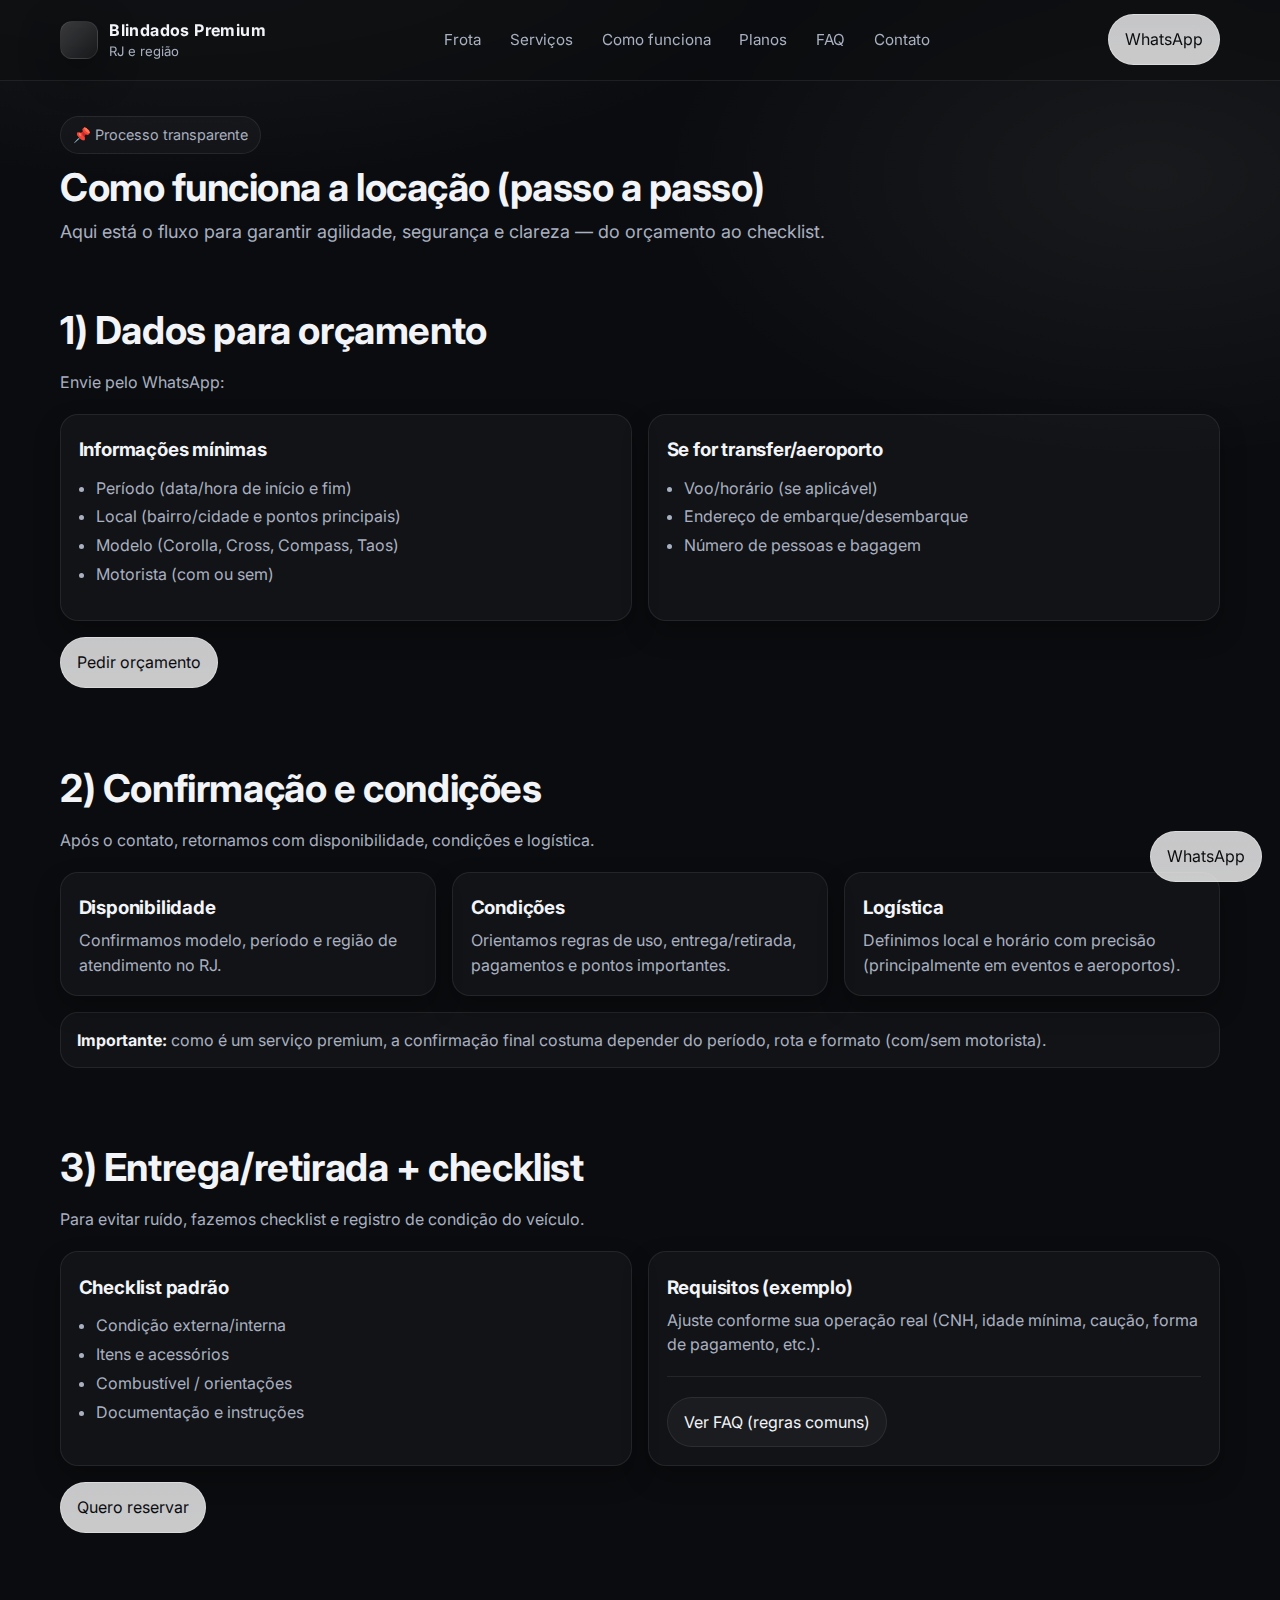
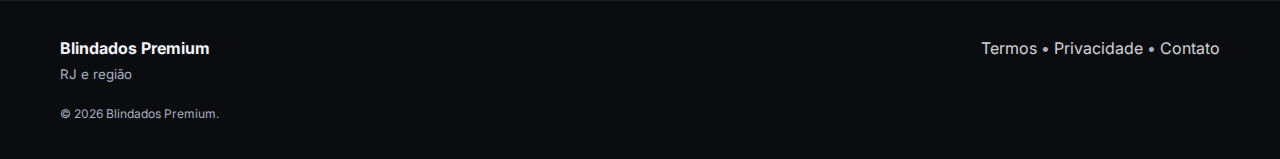
<file: como-funciona.html>
<!doctype html>
<html lang="pt-br">
<head>
  <meta charset="utf-8" />
  <meta name="viewport" content="width=device-width, initial-scale=1" />
  <title>Como funciona • Blindados Premium (RJ)</title>
  <meta name="description" content="Entenda o processo de locação de carros blindados no RJ e região: requisitos, passos, entrega/retirada e checklist." />
  <link rel="preconnect" href="https://fonts.googleapis.com">
  <link rel="preconnect" href="https://fonts.gstatic.com" crossorigin>
  <link href="https://fonts.googleapis.com/css2?family=Inter:wght@400;500;600;700&display=swap" rel="stylesheet">
  <link rel="stylesheet" href="./css/styles.css" />
</head>
<body>

<header class="header">
  <div class="container">
    <nav class="nav">
      <a class="brand" href="./index.html">
        <div class="brand-mark"></div>
        <div><strong>Blindados Premium</strong><span>RJ e região</span></div>
      </a>
      <div class="menu" data-menu>
        <a href="./frota.html">Frota</a>
        <a href="./servicos.html">Serviços</a>
        <a href="./como-funciona.html">Como funciona</a>
        <a href="./planos.html">Planos</a>
        <a href="./faq.html">FAQ</a>
        <a href="./contato.html">Contato</a>
      </div>
      <div class="nav-cta">
        <button class="hamburger" data-hamburger aria-label="Abrir menu" aria-expanded="false">☰</button>
        <a class="btn btn-primary" data-wa data-wa-message="Olá! Quero saber como funciona a locação.">WhatsApp</a>
      </div>
    </nav>
  </div>
</header>

<main>
  <section class="page-hero">
    <div class="container">
      <div class="kicker">📌 Processo transparente</div>
      <h1 class="h1">Como funciona a locação (passo a passo)</h1>
      <p class="lead">
        Aqui está o fluxo para garantir agilidade, segurança e clareza — do orçamento ao checklist.
      </p>
    </div>
  </section>

  <section class="section">
    <div class="container">
      <h2>1) Dados para orçamento</h2>
      <p class="sub">Envie pelo WhatsApp:</p>

      <div class="grid-2">
        <div class="card">
          <h3>Informações mínimas</h3>
          <ul class="spec-list">
            <li>Período (data/hora de início e fim)</li>
            <li>Local (bairro/cidade e pontos principais)</li>
            <li>Modelo (Corolla, Cross, Compass, Taos)</li>
            <li>Motorista (com ou sem)</li>
          </ul>
        </div>
        <div class="card">
          <h3>Se for transfer/aeroporto</h3>
          <ul class="spec-list">
            <li>Voo/horário (se aplicável)</li>
            <li>Endereço de embarque/desembarque</li>
            <li>Número de pessoas e bagagem</li>
          </ul>
        </div>
      </div>

      <div style="margin-top:1rem;">
        <a class="btn btn-primary" data-wa data-wa-message="Olá! Quero orçamento. Período: __ a __. Local: __. Modelo: __. Motorista: __.">Pedir orçamento</a>
      </div>
    </div>
  </section>

  <section class="section">
    <div class="container">
      <h2>2) Confirmação e condições</h2>
      <p class="sub">Após o contato, retornamos com disponibilidade, condições e logística.</p>

      <div class="grid-3">
        <div class="card">
          <h3>Disponibilidade</h3>
          <p>Confirmamos modelo, período e região de atendimento no RJ.</p>
        </div>
        <div class="card">
          <h3>Condições</h3>
          <p>Orientamos regras de uso, entrega/retirada, pagamentos e pontos importantes.</p>
        </div>
        <div class="card">
          <h3>Logística</h3>
          <p>Definimos local e horário com precisão (principalmente em eventos e aeroportos).</p>
        </div>
      </div>

      <div class="note" style="margin-top:1rem;">
        <b style="color:var(--text);">Importante:</b>
        <span> como é um serviço premium, a confirmação final costuma depender do período, rota e formato (com/sem motorista).</span>
      </div>
    </div>
  </section>

  <section class="section">
    <div class="container">
      <h2>3) Entrega/retirada + checklist</h2>
      <p class="sub">Para evitar ruído, fazemos checklist e registro de condição do veículo.</p>

      <div class="grid-2">
        <div class="card">
          <h3>Checklist padrão</h3>
          <ul class="spec-list">
            <li>Condição externa/interna</li>
            <li>Itens e acessórios</li>
            <li>Combustível / orientações</li>
            <li>Documentação e instruções</li>
          </ul>
        </div>
        <div class="card">
          <h3>Requisitos (exemplo)</h3>
          <p style="color:var(--muted); margin:0;">
            Ajuste conforme sua operação real (CNH, idade mínima, caução, forma de pagamento, etc.).
          </p>
          <div class="divider"></div>
          <a class="btn" href="./faq.html">Ver FAQ (regras comuns)</a>
        </div>
      </div>

      <div style="margin-top:1rem;">
        <a class="btn btn-primary" data-wa data-wa-message="Olá! Quero reservar. Período: __. Local: __. Modelo: __. Motorista: __.">Quero reservar</a>
      </div>
    </div>
  </section>
</main>

<footer class="footer">
  <div class="container">
    <div class="footer-grid">
      <div><b style="color:var(--text);">Blindados Premium</b><br><small>RJ e região</small></div>
      <div style="text-align:right;"><a href="./termos.html">Termos</a> • <a href="./privacidade.html">Privacidade</a> • <a href="./contato.html">Contato</a></div>
    </div>
    <div style="margin-top:1rem; font-size:.9rem;"><small>© <span id="year"></span> Blindados Premium.</small></div>
  </div>
</footer>

<div class="wa-float">
  <a class="btn btn-primary" data-wa data-wa-message="Olá! Tenho dúvidas sobre o processo de locação.">WhatsApp</a>
</div>

<script src="./js/app.js"></script>
<script>document.getElementById("year").textContent = new Date().getFullYear();</script>
</body>
</html>
</file>
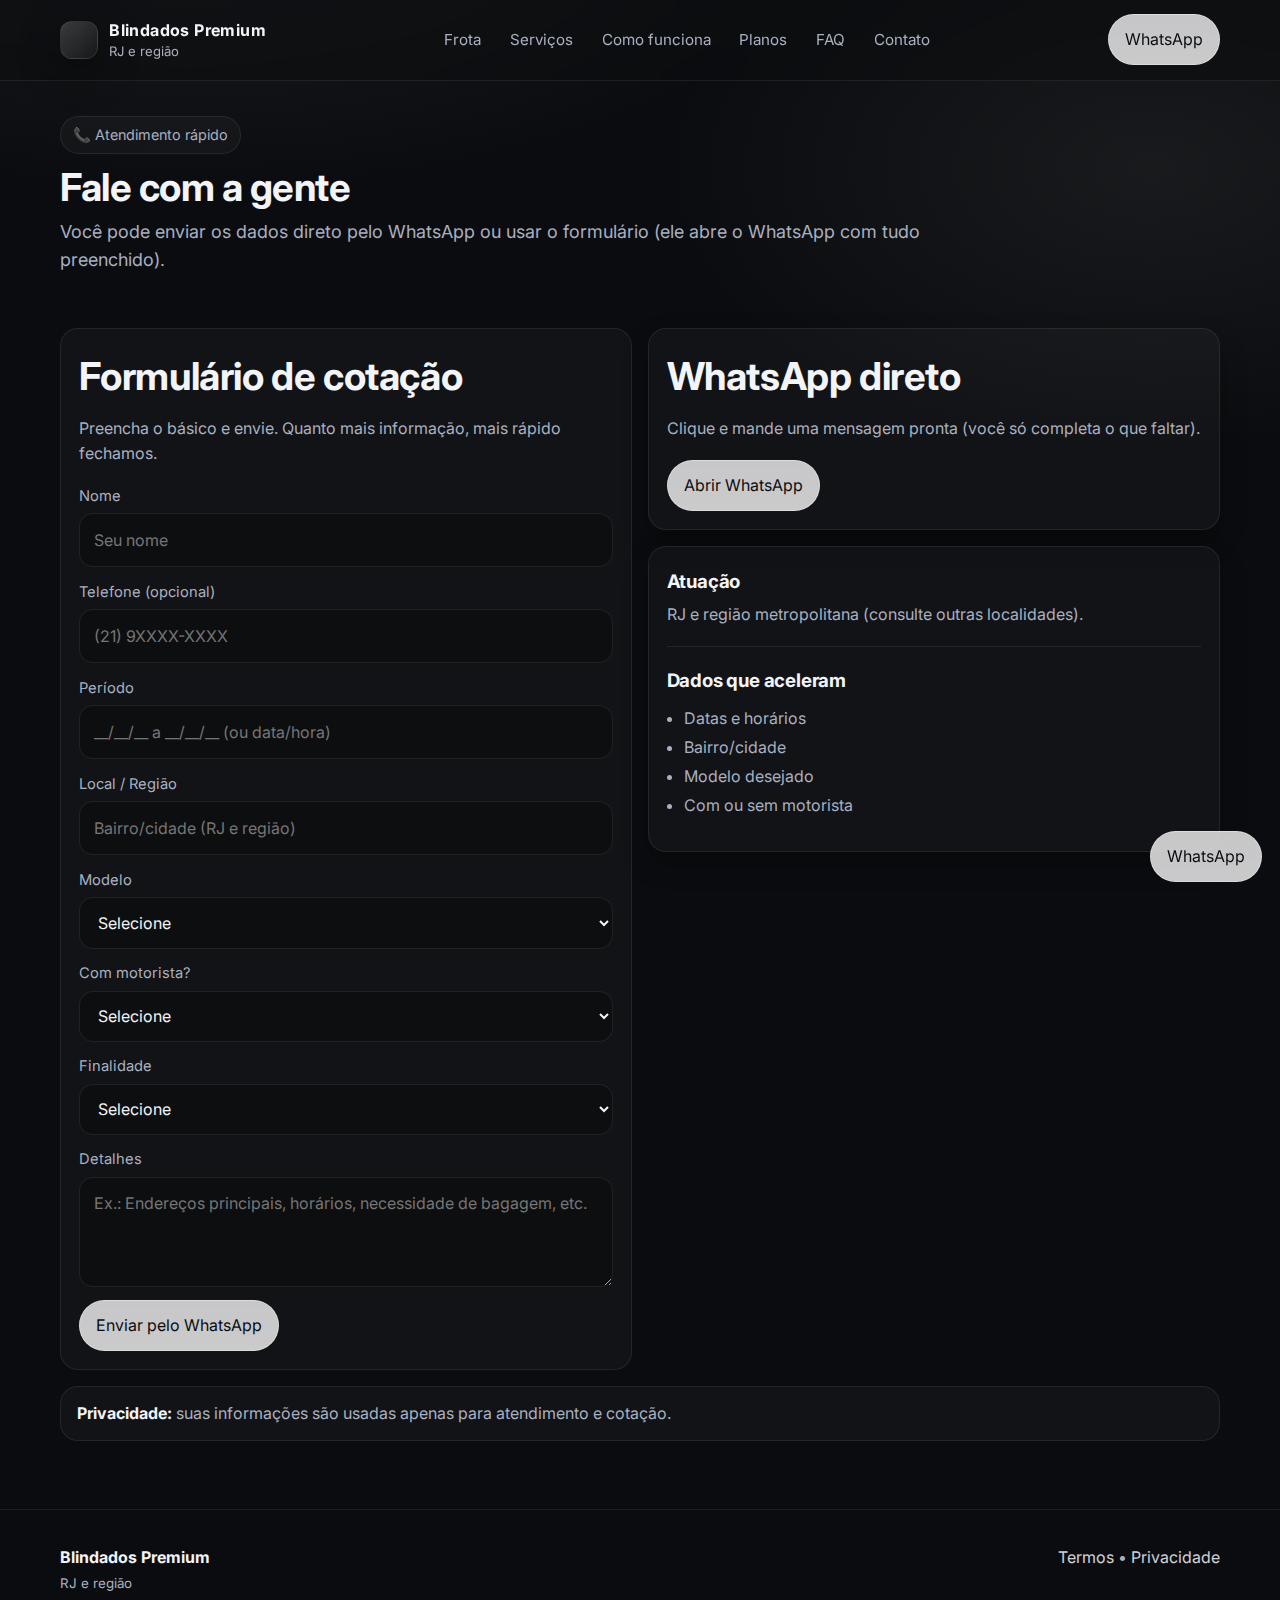
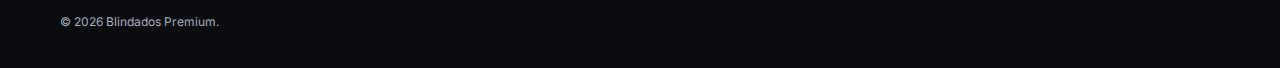
<file: contato.html>
<!doctype html>
<html lang="pt-br">
<head>
  <meta charset="utf-8" />
  <meta name="viewport" content="width=device-width, initial-scale=1" />
  <title>Contato • Blindados Premium (RJ)</title>
  <meta name="description" content="Contato para aluguel de carros blindados no RJ e região. Formulário e WhatsApp com mensagem pronta." />
  <link rel="preconnect" href="https://fonts.googleapis.com">
  <link rel="preconnect" href="https://fonts.gstatic.com" crossorigin>
  <link href="https://fonts.googleapis.com/css2?family=Inter:wght@400;500;600;700&display=swap" rel="stylesheet">
  <link rel="stylesheet" href="./css/styles.css" />
</head>
<body>

<header class="header">
  <div class="container">
    <nav class="nav">
      <a class="brand" href="./index.html"><div class="brand-mark"></div><div><strong>Blindados Premium</strong><span>RJ e região</span></div></a>
      <div class="menu" data-menu>
        <a href="./frota.html">Frota</a><a href="./servicos.html">Serviços</a><a href="./como-funciona.html">Como funciona</a>
        <a href="./planos.html">Planos</a><a href="./faq.html">FAQ</a><a href="./contato.html">Contato</a>
      </div>
      <div class="nav-cta">
        <button class="hamburger" data-hamburger aria-label="Abrir menu" aria-expanded="false">☰</button>
        <a class="btn btn-primary" data-wa data-wa-message="Olá! Quero falar sobre locação de blindado no RJ.">WhatsApp</a>
      </div>
    </nav>
  </div>
</header>

<main>
  <section class="page-hero">
    <div class="container">
      <div class="kicker">📞 Atendimento rápido</div>
      <h1 class="h1">Fale com a gente</h1>
      <p class="lead">Você pode enviar os dados direto pelo WhatsApp ou usar o formulário (ele abre o WhatsApp com tudo preenchido).</p>
    </div>
  </section>

  <section class="section">
    <div class="container">
      <div class="grid-2">
        <div class="form">
          <h2 style="margin-top:0;">Formulário de cotação</h2>
          <p class="sub" style="margin-top:.3rem;">Preencha o básico e envie. Quanto mais informação, mais rápido fechamos.</p>

          <form data-wa-form>
            <div class="field">
              <label for="nome">Nome</label>
              <input id="nome" name="nome" placeholder="Seu nome" />
            </div>

            <div class="field">
              <label for="telefone">Telefone (opcional)</label>
              <input id="telefone" name="telefone" placeholder="(21) 9XXXX-XXXX" />
            </div>

            <div class="field">
              <label for="periodo">Período</label>
              <input id="periodo" name="periodo" placeholder="__/__/__ a __/__/__ (ou data/hora)" />
            </div>

            <div class="field">
              <label for="local">Local / Região</label>
              <input id="local" name="local" placeholder="Bairro/cidade (RJ e região)" />
            </div>

            <div class="field">
              <label for="modelo">Modelo</label>
              <select id="modelo" name="modelo">
                <option value="">Selecione</option>
                <option value="Toyota Corolla">Toyota Corolla</option>
                <option value="Toyota Corolla Cross">Toyota Corolla Cross</option>
                <option value="Jeep Compass">Jeep Compass</option>
                <option value="Volkswagen Taos">Volkswagen Taos</option>
              </select>
            </div>

            <div class="field">
              <label for="motorista">Com motorista?</label>
              <select id="motorista" name="motorista">
                <option value="">Selecione</option>
                <option value="Sem motorista">Sem motorista</option>
                <option value="Com motorista">Com motorista</option>
              </select>
            </div>

            <div class="field">
              <label for="uso">Finalidade</label>
              <select id="uso" name="uso">
                <option value="">Selecione</option>
                <option value="Rotina executiva">Rotina executiva</option>
                <option value="Aeroporto (GIG/SDU)">Aeroporto (GIG/SDU)</option>
                <option value="Evento">Evento</option>
                <option value="Família / deslocamento">Família / deslocamento</option>
                <option value="Corporativo mensal">Corporativo mensal</option>
              </select>
            </div>

            <div class="field">
              <label for="detalhes">Detalhes</label>
              <textarea id="detalhes" name="detalhes" placeholder="Ex.: Endereços principais, horários, necessidade de bagagem, etc."></textarea>
            </div>

            <button class="btn btn-primary" type="submit">Enviar pelo WhatsApp</button>
          </form>
        </div>

        <div>
          <div class="card">
            <h2 style="margin-top:0;">WhatsApp direto</h2>
            <p class="sub">Clique e mande uma mensagem pronta (você só completa o que faltar).</p>
            <a class="btn btn-primary" data-wa
               data-wa-message="Olá! Quero orçamento de carro blindado no RJ. Período: __ a __. Local: __. Modelo: __. Motorista: __.">
              Abrir WhatsApp
            </a>
          </div>

          <div class="card" style="margin-top:1rem;">
            <h3>Atuação</h3>
            <p>RJ e região metropolitana (consulte outras localidades).</p>
            <div class="divider"></div>
            <h3>Dados que aceleram</h3>
            <ul class="spec-list">
              <li>Datas e horários</li>
              <li>Bairro/cidade</li>
              <li>Modelo desejado</li>
              <li>Com ou sem motorista</li>
            </ul>
          </div>
        </div>
      </div>

      <div class="note" style="margin-top:1rem;">
        <b style="color:var(--text);">Privacidade:</b>
        <span> suas informações são usadas apenas para atendimento e cotação.</span>
      </div>
    </div>
  </section>
</main>

<footer class="footer">
  <div class="container">
    <div class="footer-grid">
      <div><b style="color:var(--text);">Blindados Premium</b><br><small>RJ e região</small></div>
      <div style="text-align:right;"><a href="./termos.html">Termos</a> • <a href="./privacidade.html">Privacidade</a></div>
    </div>
    <div style="margin-top:1rem; font-size:.9rem;"><small>© <span id="year"></span> Blindados Premium.</small></div>
  </div>
</footer>

<div class="wa-float">
  <a class="btn btn-primary" data-wa data-wa-message="Olá! Quero atendimento rápido. Período: __. Local: __. Modelo: __. Motorista: __.">WhatsApp</a>
</div>

<script src="./js/app.js"></script>
<script>document.getElementById("year").textContent = new Date().getFullYear();</script>
</body>
</html>
</file>
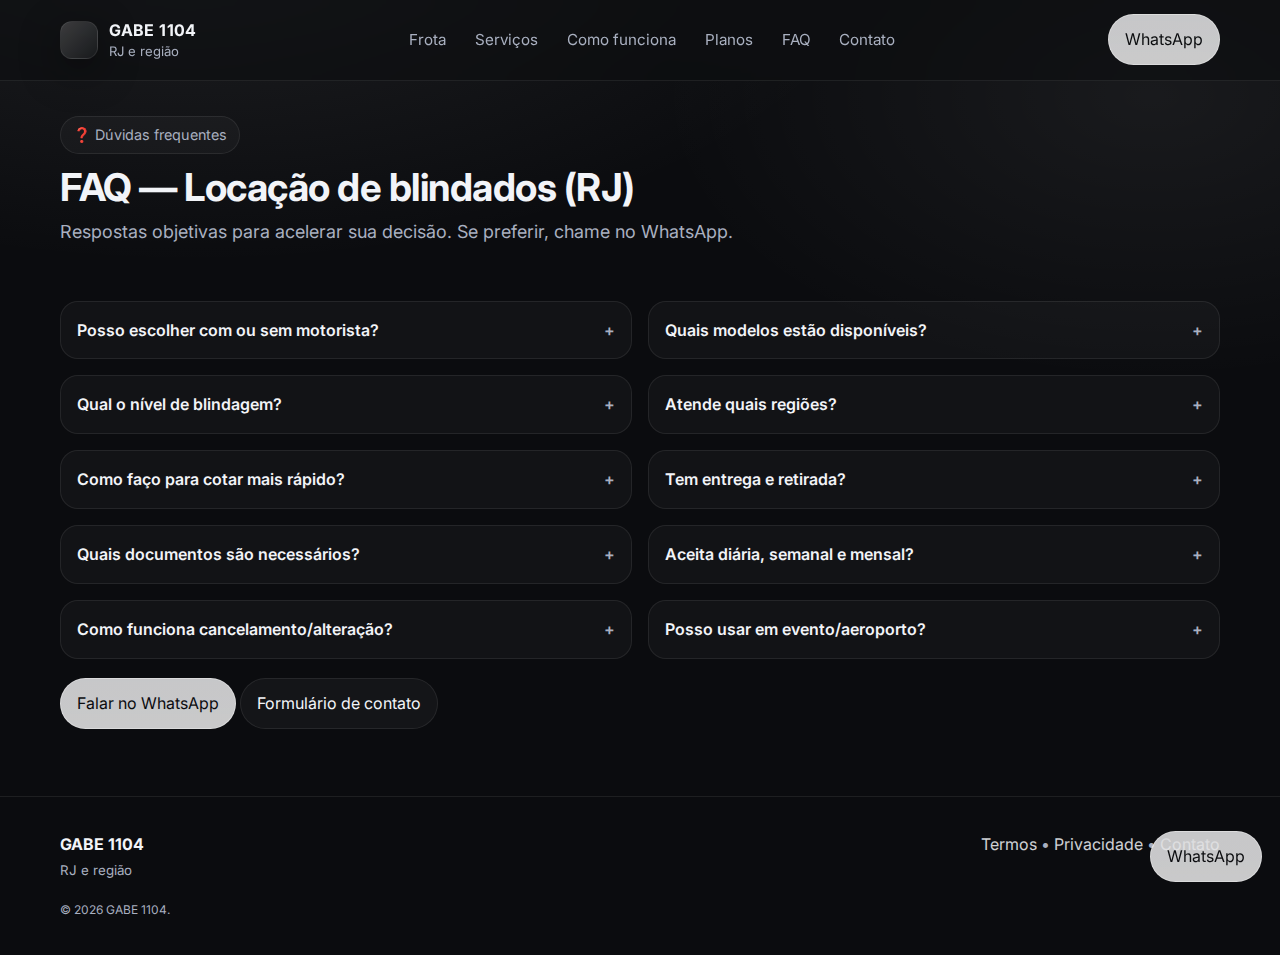
<file: faq.html>
<!doctype html>
<html lang="pt-br">
<head>
  <meta charset="utf-8" />
  <meta name="viewport" content="width=device-width, initial-scale=1" />
  <title>FAQ • GABE 1104 (RJ)</title>
  <meta name="description" content="Perguntas frequentes sobre locação de carros blindados no RJ e região." />
  <link rel="preconnect" href="https://fonts.googleapis.com">
  <link rel="preconnect" href="https://fonts.gstatic.com" crossorigin>
  <link href="https://fonts.googleapis.com/css2?family=Inter:wght@400;500;600;700&display=swap" rel="stylesheet">
  <link rel="stylesheet" href="./css/styles.css" />
</head>
<body>

<header class="header">
  <div class="container">
    <nav class="nav">
      <a class="brand" href="./index.html"><div class="brand-mark"></div><div><strong>GABE 1104</strong><span>RJ e região</span></div></a>
      <div class="menu" data-menu>
        <a href="./frota.html">Frota</a><a href="./servicos.html">Serviços</a><a href="./como-funciona.html">Como funciona</a>
        <a href="./planos.html">Planos</a><a href="./faq.html">FAQ</a><a href="./contato.html">Contato</a>
      </div>
      <div class="nav-cta">
        <button class="hamburger" data-hamburger aria-label="Abrir menu" aria-expanded="false">☰</button>
        <a class="btn btn-primary" data-wa data-wa-message="Olá! Tenho dúvidas sobre locação de blindado.">WhatsApp</a>
      </div>
    </nav>
  </div>
</header>

<main>
  <section class="page-hero">
    <div class="container">
      <div class="kicker">❓ Dúvidas frequentes</div>
      <h1 class="h1">FAQ — Locação de blindados (RJ)</h1>
      <p class="lead">Respostas objetivas para acelerar sua decisão. Se preferir, chame no WhatsApp.</p>
    </div>
  </section>

  <section class="section">
    <div class="container">
      <div class="faq">
        <div class="accordion" data-accordion data-open="false">
          <button class="acc-btn" type="button">Posso escolher com ou sem motorista? <span>+</span></button>
          <div class="acc-panel">Sim. Você escolhe o formato no momento da cotação. Para eventos e aeroportos, com motorista costuma ser o mais recomendado.</div>
        </div>

        <div class="accordion" data-accordion data-open="false">
          <button class="acc-btn" type="button">Quais modelos estão disponíveis? <span>+</span></button>
          <div class="acc-panel">Trabalhamos com Corolla, Corolla Cross, Jeep Compass e Volkswagen Taos (todos blindados), conforme disponibilidade no período.</div>
        </div>

        <div class="accordion" data-accordion data-open="false">
          <button class="acc-btn" type="button">Qual o nível de blindagem? <span>+</span></button>
          <div class="acc-panel">O nível pode variar por veículo. Informe o modelo e o período e enviamos os detalhes no orçamento.</div>
        </div>

        <div class="accordion" data-accordion data-open="false">
          <button class="acc-btn" type="button">Atende quais regiões? <span>+</span></button>
          <div class="acc-panel">RJ e região metropolitana. Outras localidades podem ser avaliadas sob consulta.</div>
        </div>

        <div class="accordion" data-accordion data-open="false">
          <button class="acc-btn" type="button">Como faço para cotar mais rápido? <span>+</span></button>
          <div class="acc-panel">Envie: período, local (bairro/cidade), modelo desejado e se quer com ou sem motorista. Se for transfer, informe voo/horário.</div>
        </div>

        <div class="accordion" data-accordion data-open="false">
          <button class="acc-btn" type="button">Tem entrega e retirada? <span>+</span></button>
          <div class="acc-panel">Pode ser combinada conforme logística e disponibilidade. Se houver taxa, informamos antes de fechar.</div>
        </div>

        <div class="accordion" data-accordion data-open="false">
          <button class="acc-btn" type="button">Quais documentos são necessários? <span>+</span></button>
          <div class="acc-panel">Depende do formato (com/sem motorista) e do contrato (pessoa física/jurídica). Enviamos a lista no momento da cotação.</div>
        </div>

        <div class="accordion" data-accordion data-open="false">
          <button class="acc-btn" type="button">Aceita diária, semanal e mensal? <span>+</span></button>
          <div class="acc-panel">Sim. Diária, semanal e mensal/corporativo. O valor final varia por modelo, período, região e formato.</div>
        </div>

        <div class="accordion" data-accordion data-open="false">
          <button class="acc-btn" type="button">Como funciona cancelamento/alteração? <span>+</span></button>
          <div class="acc-panel">Condições variam conforme antecedência e disponibilidade. Confirmamos tudo no momento da reserva.</div>
        </div>

        <div class="accordion" data-accordion data-open="false">
          <button class="acc-btn" type="button">Posso usar em evento/aeroporto? <span>+</span></button>
          <div class="acc-panel">Sim. Transfers (GIG/SDU), eventos e agendas executivas são modalidades comuns. Informe horários e endereços.</div>
        </div>
      </div>

      <div style="margin-top:1.2rem;">
        <a class="btn btn-primary" data-wa data-wa-message="Olá! Li o FAQ e quero fechar uma cotação. Período: __. Local: __. Modelo: __. Motorista: __.">Falar no WhatsApp</a>
        <a class="btn" href="./contato.html">Formulário de contato</a>
      </div>
    </div>
  </section>
</main>

<footer class="footer">
  <div class="container">
    <div class="footer-grid">
      <div><b style="color:var(--text);">GABE 1104</b><br><small>RJ e região</small></div>
      <div style="text-align:right;"><a href="./termos.html">Termos</a> • <a href="./privacidade.html">Privacidade</a> • <a href="./contato.html">Contato</a></div>
    </div>
    <div style="margin-top:1rem; font-size:.9rem;"><small>© <span id="year"></span> GABE 1104.</small></div>
  </div>
</footer>

<div class="wa-float">
  <a class="btn btn-primary" data-wa data-wa-message="Olá! Tenho dúvidas e quero cotar um carro blindado no RJ.">WhatsApp</a>
</div>

<script src="./js/app.js"></script>
<script>document.getElementById("year").textContent = new Date().getFullYear();</script>
</body>
</html>
</file>
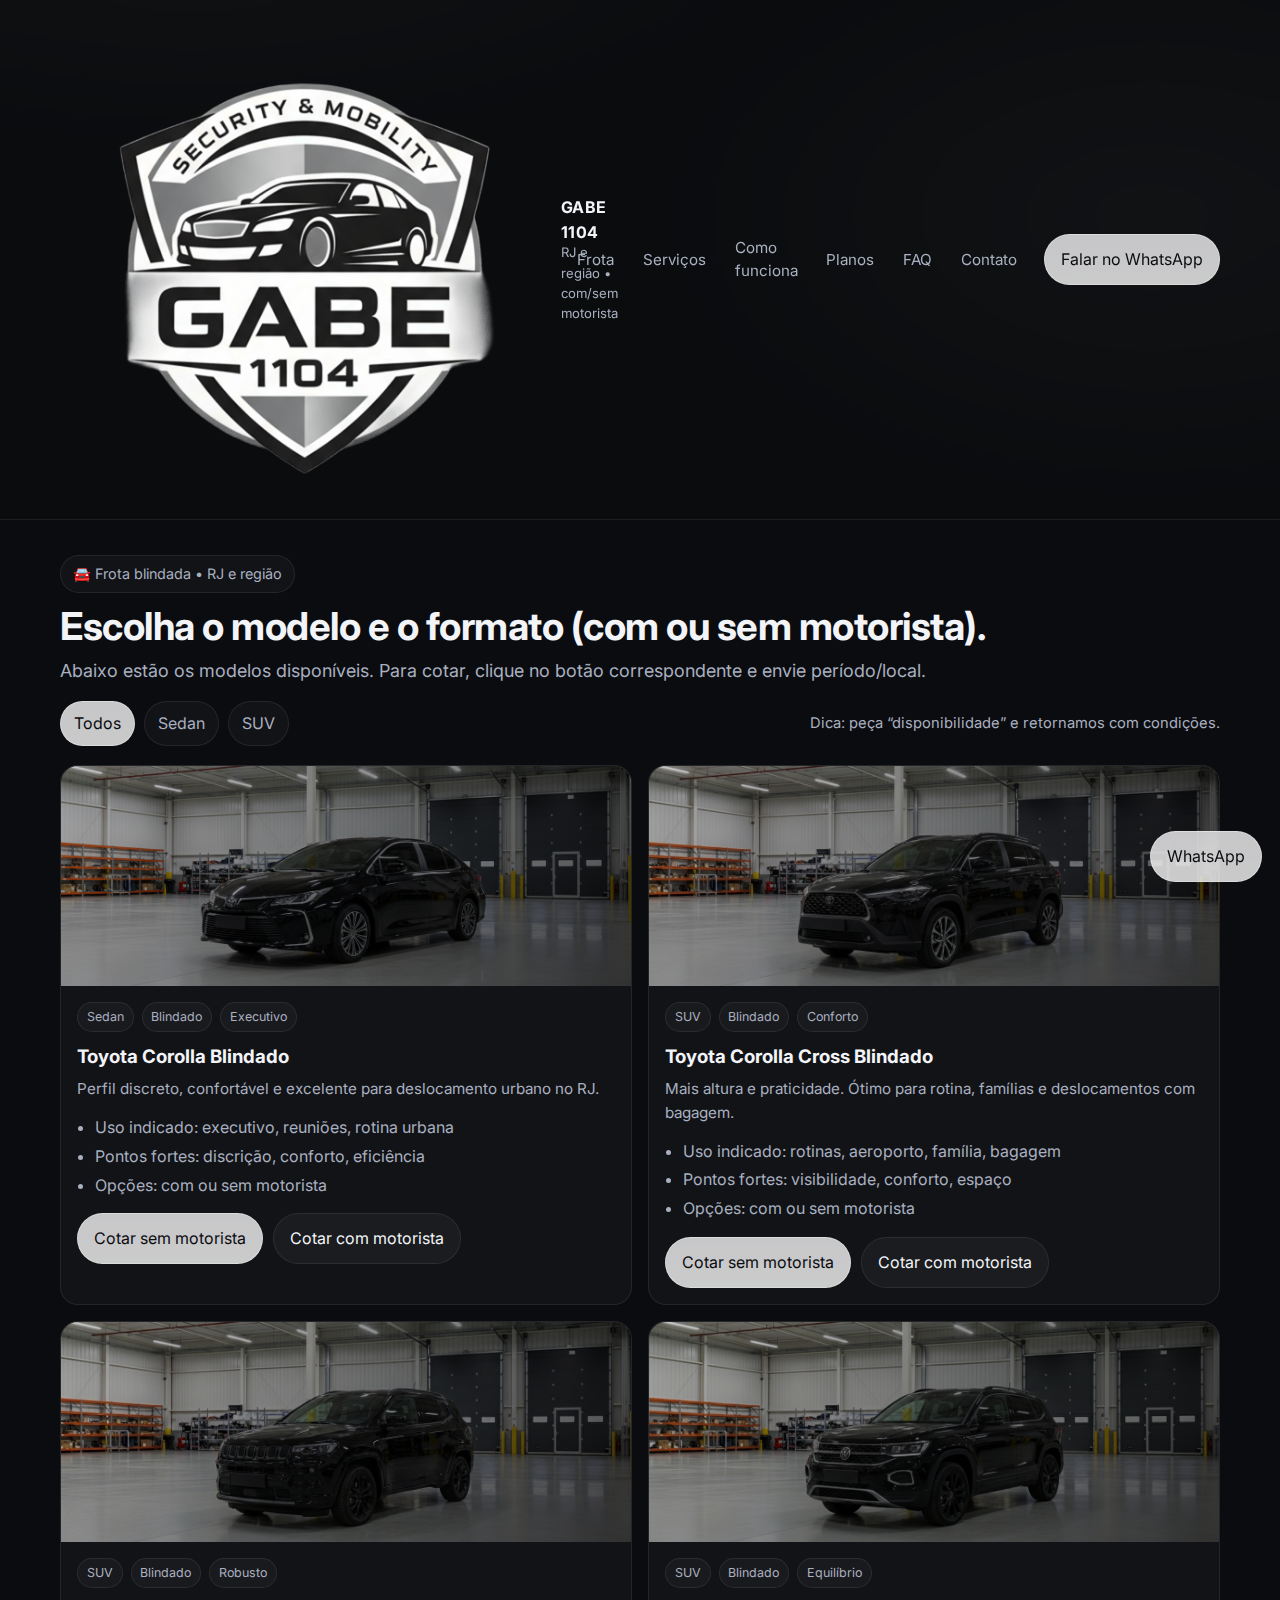
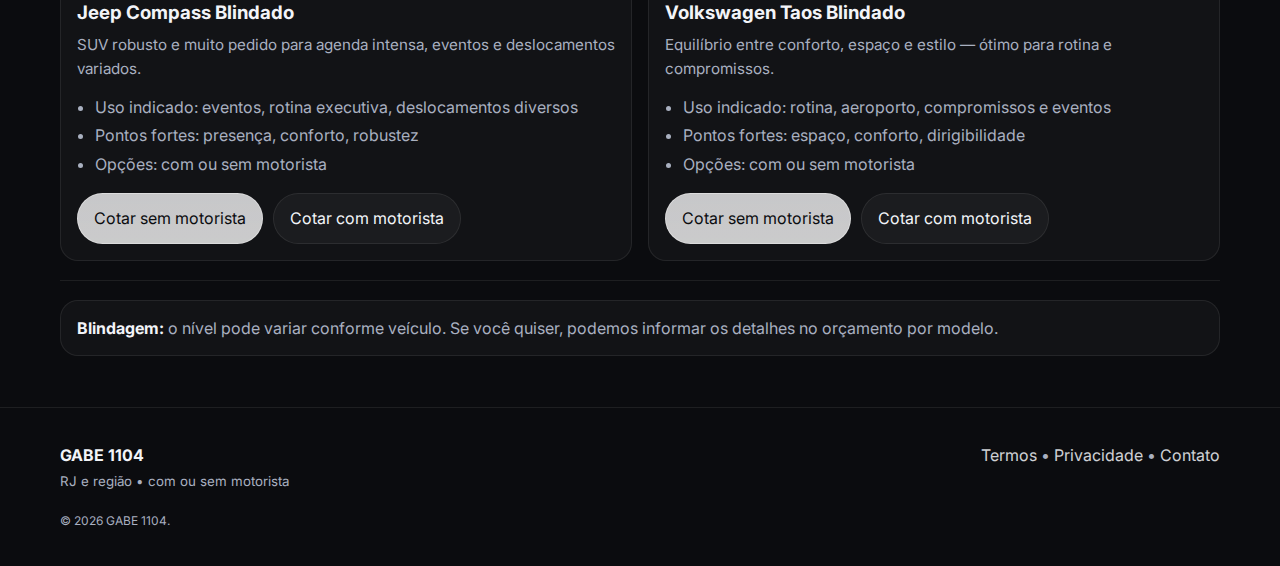
<file: frota.html>
<!doctype html>
<html lang="pt-br">
<head>
  <meta charset="utf-8" />
  <meta name="viewport" content="width=device-width, initial-scale=1" />
  <title>Frota • GABE 1104</title>
  <meta name="description" content="Frota blindada no RJ e região: Corolla, Corolla Cross, Jeep Compass e VW Taos. Com ou sem motorista." />

  <link rel="preconnect" href="https://fonts.googleapis.com">
  <link rel="preconnect" href="https://fonts.gstatic.com" crossorigin>
  <link href="https://fonts.googleapis.com/css2?family=Inter:wght@400;500;600;700&display=swap" rel="stylesheet">
  <link rel="stylesheet" href="./css/styles.css" />
</head>
<body>

<header class="header">
  <div class="container">
    <nav class="nav" aria-label="Navegação principal">
      <a class="brand" href="./index.html">
        <img class="brand-logo" src="./assets/img/logoGabe.png" alt="GABE 1104">
        <div>
          <strong>GABE 1104</strong>
          <span>RJ e região • com/sem motorista</span>
        </div>
      </a>

      <div class="menu" data-menu>
        <a href="./frota.html">Frota</a>
        <a href="./servicos.html">Serviços</a>
        <a href="./como-funciona.html">Como funciona</a>
        <a href="./planos.html">Planos</a>
        <a href="./faq.html">FAQ</a>
        <a href="./contato.html">Contato</a>
      </div>

      <div class="nav-cta">
        <button class="hamburger" data-hamburger aria-label="Abrir menu" aria-expanded="false">☰</button>
        <a class="btn btn-primary" data-wa
           data-wa-message="Olá! Quero cotar um carro blindado">
          Falar no WhatsApp
        </a>
      </div>
    </nav>
  </div>
</header>

<main>
  <section class="page-hero">
    <div class="container">
      <div class="kicker">🚘 Frota blindada • RJ e região</div>
      <h1 class="h1">Escolha o modelo e o formato (com ou sem motorista).</h1>
      <p class="lead">
        Abaixo estão os modelos disponíveis. Para cotar, clique no botão correspondente e envie período/local.
      </p>

      <div class="toolbar">
        <button class="chip active" data-filter="all" type="button">Todos</button>
        <button class="chip" data-filter="sedan" type="button">Sedan</button>
        <button class="chip" data-filter="suv" type="button">SUV</button>

        <span style="margin-left:auto; color:var(--muted); font-size:.92rem;">
          Dica: peça “disponibilidade” e retornamos com condições.
        </span>
      </div>

      <div class="fleet">
        <!-- Corolla -->
        <article class="fleet-item" data-fleet-item data-type="sedan">
          <div class="fleet-img" style="background-image:
            linear-gradient(120deg, rgba(0,0,0,.2), rgba(0,0,0,.72)),
            url('./assets/img/fleet-corolla.png');"></div>
          <div class="fleet-body">
            <div class="badges">
              <span class="badge">Sedan</span><span class="badge">Blindado</span><span class="badge">Executivo</span>
            </div>
            <h3>Toyota Corolla Blindado</h3>
            <p class="specs">Perfil discreto, confortável e excelente para deslocamento urbano no RJ.</p>

            <ul class="spec-list">
              <li>Uso indicado: executivo, reuniões, rotina urbana</li>
              <li>Pontos fortes: discrição, conforto, eficiência</li>
              <li>Opções: com ou sem motorista</li>
            </ul>

            <div class="fleet-actions">
              <a class="btn btn-primary" href="#" data-wa-quote data-model="Toyota Corolla" data-driver="Sem motorista" data-service="Locação">Cotar sem motorista</a>
              <a class="btn" href="#" data-wa-quote data-model="Toyota Corolla" data-driver="Com motorista" data-service="Locação">Cotar com motorista</a>
            </div>
          </div>
        </article>

        <!-- Corolla Cross -->
        <article class="fleet-item" data-fleet-item data-type="suv">
          <div class="fleet-img" style="background-image:
            linear-gradient(120deg, rgba(0,0,0,.2), rgba(0,0,0,.72)),
            url('./assets/img/fleet-corolla-cross.png');"></div>
          <div class="fleet-body">
            <div class="badges">
              <span class="badge">SUV</span><span class="badge">Blindado</span><span class="badge">Conforto</span>
            </div>
            <h3>Toyota Corolla Cross Blindado</h3>
            <p class="specs">Mais altura e praticidade. Ótimo para rotina, famílias e deslocamentos com bagagem.</p>

            <ul class="spec-list">
              <li>Uso indicado: rotinas, aeroporto, família, bagagem</li>
              <li>Pontos fortes: visibilidade, conforto, espaço</li>
              <li>Opções: com ou sem motorista</li>
            </ul>

            <div class="fleet-actions">
              <a class="btn btn-primary" href="#" data-wa-quote data-model="Corolla Cross" data-driver="Sem motorista" data-service="Locação">Cotar sem motorista</a>
              <a class="btn" href="#" data-wa-quote data-model="Corolla Cross" data-driver="Com motorista" data-service="Locação">Cotar com motorista</a>
            </div>
          </div>
        </article>

        <!-- Compass -->
        <article class="fleet-item" data-fleet-item data-type="suv">
          <div class="fleet-img" style="background-image:
            linear-gradient(120deg, rgba(0,0,0,.2), rgba(0,0,0,.72)),
            url('./assets/img/fleet-compass.png');"></div>
          <div class="fleet-body">
            <div class="badges">
              <span class="badge">SUV</span><span class="badge">Blindado</span><span class="badge">Robusto</span>
            </div>
            <h3>Jeep Compass Blindado</h3>
            <p class="specs">SUV robusto e muito pedido para agenda intensa, eventos e deslocamentos variados.</p>

            <ul class="spec-list">
              <li>Uso indicado: eventos, rotina executiva, deslocamentos diversos</li>
              <li>Pontos fortes: presença, conforto, robustez</li>
              <li>Opções: com ou sem motorista</li>
            </ul>

            <div class="fleet-actions">
              <a class="btn btn-primary" href="#" data-wa-quote data-model="Jeep Compass" data-driver="Sem motorista" data-service="Locação">Cotar sem motorista</a>
              <a class="btn" href="#" data-wa-quote data-model="Jeep Compass" data-driver="Com motorista" data-service="Locação">Cotar com motorista</a>
            </div>
          </div>
        </article>

        <!-- Taos -->
        <article class="fleet-item" data-fleet-item data-type="suv">
          <div class="fleet-img" style="background-image:
            linear-gradient(120deg, rgba(0,0,0,.2), rgba(0,0,0,.72)),
            url('./assets/img/fleet-taos.png');"></div>
          <div class="fleet-body">
            <div class="badges">
              <span class="badge">SUV</span><span class="badge">Blindado</span><span class="badge">Equilíbrio</span>
            </div>
            <h3>Volkswagen Taos Blindado</h3>
            <p class="specs">Equilíbrio entre conforto, espaço e estilo — ótimo para rotina e compromissos.</p>

            <ul class="spec-list">
              <li>Uso indicado: rotina, aeroporto, compromissos e eventos</li>
              <li>Pontos fortes: espaço, conforto, dirigibilidade</li>
              <li>Opções: com ou sem motorista</li>
            </ul>

            <div class="fleet-actions">
              <a class="btn btn-primary" href="#" data-wa-quote data-model="Volkswagen Taos" data-driver="Sem motorista" data-service="Locação">Cotar sem motorista</a>
              <a class="btn" href="#" data-wa-quote data-model="Volkswagen Taos" data-driver="Com motorista" data-service="Locação">Cotar com motorista</a>
            </div>
          </div>
        </article>
      </div>

      <div class="divider"></div>

      <div class="note">
        <b style="color:var(--text);">Blindagem:</b>
        <span> o nível pode variar conforme veículo. Se você quiser, podemos informar os detalhes no orçamento por modelo.</span>
      </div>
    </div>
  </section>
</main>

<footer class="footer">
  <div class="container">
    <div class="footer-grid">
      <div>
        <b style="color:var(--text);">GABE 1104</b><br>
        <small>RJ e região • com ou sem motorista</small>
      </div>
      <div style="text-align:right;">
        <a href="./termos.html">Termos</a> • <a href="./privacidade.html">Privacidade</a> • <a href="./contato.html">Contato</a>
      </div>
    </div>
    <div style="margin-top:1rem; font-size:.9rem;">
      <small>© <span id="year"></span> GABE 1104.</small>
    </div>
  </div>
</footer>

<div class="wa-float">
  <a class="btn btn-primary" data-wa data-wa-message="Olá! Quero cotar um carro blindado. Período: __ a __. Local: __. Modelo: __. Motorista: __.">WhatsApp</a>
</div>

<script src="./js/app.js"></script>
<script>document.getElementById("year").textContent = new Date().getFullYear();</script>
</body>
</html>
</file>
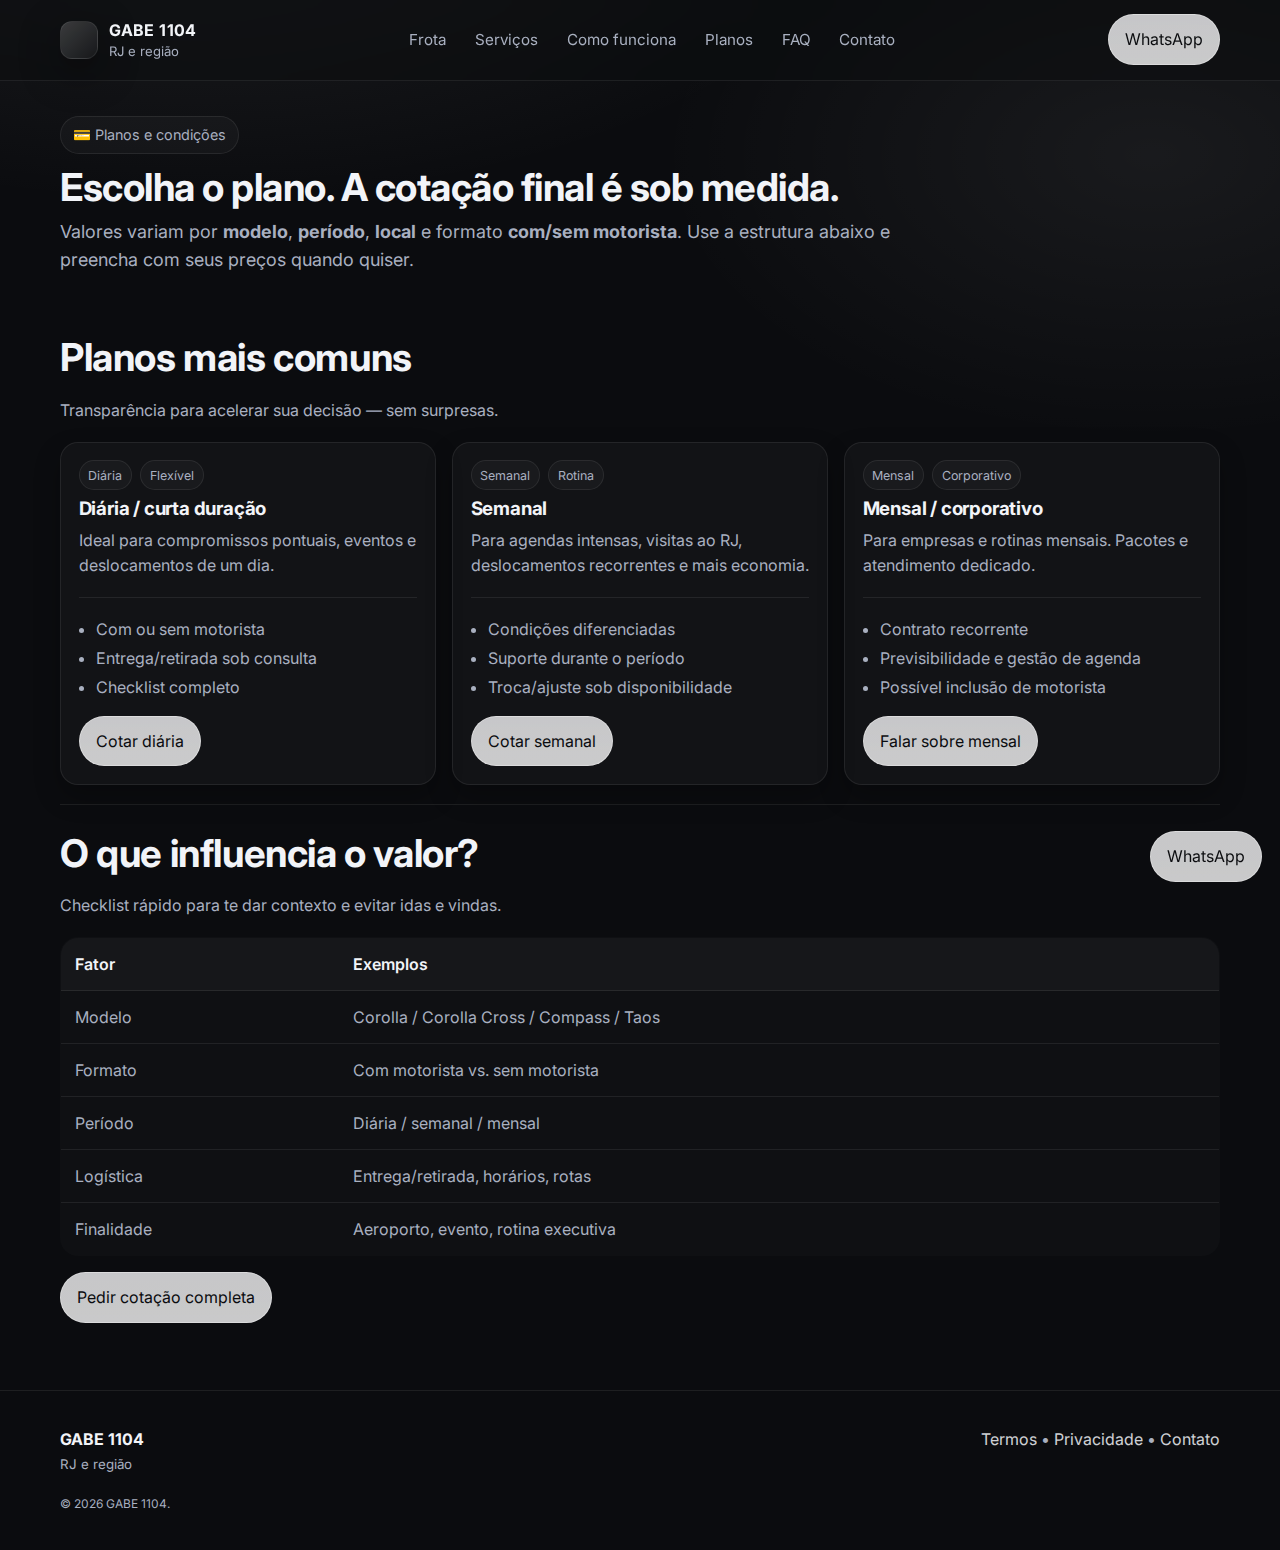
<file: planos.html>
<!doctype html>
<html lang="pt-br">
<head>
  <meta charset="utf-8" />
  <meta name="viewport" content="width=device-width, initial-scale=1" />
  <title>Planos • GABE 1104 (RJ)</title>
  <meta name="description" content="Planos e condições para locação de carros blindados no RJ e região. Diária, semanal e mensal/corporativo." />
  <link rel="preconnect" href="https://fonts.googleapis.com">
  <link rel="preconnect" href="https://fonts.gstatic.com" crossorigin>
  <link href="https://fonts.googleapis.com/css2?family=Inter:wght@400;500;600;700&display=swap" rel="stylesheet">
  <link rel="stylesheet" href="./css/styles.css" />
</head>
<body>

<header class="header">
  <div class="container">
    <nav class="nav">
      <a class="brand" href="./index.html"><div class="brand-mark"></div><div><strong>GABE 1104</strong><span>RJ e região</span></div></a>
      <div class="menu" data-menu>
        <a href="./frota.html">Frota</a><a href="./servicos.html">Serviços</a><a href="./como-funciona.html">Como funciona</a>
        <a href="./planos.html">Planos</a><a href="./faq.html">FAQ</a><a href="./contato.html">Contato</a>
      </div>
      <div class="nav-cta">
        <button class="hamburger" data-hamburger aria-label="Abrir menu" aria-expanded="false">☰</button>
        <a class="btn btn-primary" data-wa data-wa-message="Olá! Quero saber valores e planos para blindados no RJ.">WhatsApp</a>
      </div>
    </nav>
  </div>
</header>

<main>
  <section class="page-hero">
    <div class="container">
      <div class="kicker">💳 Planos e condições</div>
      <h1 class="h1">Escolha o plano. A cotação final é sob medida.</h1>
      <p class="lead">
        Valores variam por <b>modelo</b>, <b>período</b>, <b>local</b> e formato <b>com/sem motorista</b>.
        Use a estrutura abaixo e preencha com seus preços quando quiser.
      </p>
    </div>
  </section>

  <section class="section">
    <div class="container">
      <h2>Planos mais comuns</h2>
      <p class="sub">Transparência para acelerar sua decisão — sem surpresas.</p>

      <div class="grid-3">
        <div class="card">
          <div class="badges"><span class="badge">Diária</span><span class="badge">Flexível</span></div>
          <h3>Diária / curta duração</h3>
          <p>Ideal para compromissos pontuais, eventos e deslocamentos de um dia.</p>
          <div class="divider"></div>
          <ul class="spec-list">
            <li>Com ou sem motorista</li>
            <li>Entrega/retirada sob consulta</li>
            <li>Checklist completo</li>
          </ul>
          <a class="btn btn-primary" href="#" data-wa-quote data-service="Plano Diária" data-model="Modelo a escolher" data-driver="Com ou sem motorista">Cotar diária</a>
        </div>

        <div class="card">
          <div class="badges"><span class="badge">Semanal</span><span class="badge">Rotina</span></div>
          <h3>Semanal</h3>
          <p>Para agendas intensas, visitas ao RJ, deslocamentos recorrentes e mais economia.</p>
          <div class="divider"></div>
          <ul class="spec-list">
            <li>Condições diferenciadas</li>
            <li>Suporte durante o período</li>
            <li>Troca/ajuste sob disponibilidade</li>
          </ul>
          <a class="btn btn-primary" href="#" data-wa-quote data-service="Plano Semanal" data-model="Modelo a escolher" data-driver="Com ou sem motorista">Cotar semanal</a>
        </div>

        <div class="card">
          <div class="badges"><span class="badge">Mensal</span><span class="badge">Corporativo</span></div>
          <h3>Mensal / corporativo</h3>
          <p>Para empresas e rotinas mensais. Pacotes e atendimento dedicado.</p>
          <div class="divider"></div>
          <ul class="spec-list">
            <li>Contrato recorrente</li>
            <li>Previsibilidade e gestão de agenda</li>
            <li>Possível inclusão de motorista</li>
          </ul>
          <a class="btn btn-primary" href="#" data-wa-quote data-service="Plano Mensal/Corporativo" data-model="Modelo a escolher" data-driver="Com ou sem motorista">Falar sobre mensal</a>
        </div>
      </div>

      <div class="divider"></div>

      <h2>O que influencia o valor?</h2>
      <p class="sub">Checklist rápido para te dar contexto e evitar idas e vindas.</p>

      <table class="table" aria-label="Fatores de precificação">
        <thead>
          <tr><th>Fator</th><th>Exemplos</th></tr>
        </thead>
        <tbody>
          <tr><td>Modelo</td><td>Corolla / Corolla Cross / Compass / Taos</td></tr>
          <tr><td>Formato</td><td>Com motorista vs. sem motorista</td></tr>
          <tr><td>Período</td><td>Diária / semanal / mensal</td></tr>
          <tr><td>Logística</td><td>Entrega/retirada, horários, rotas</td></tr>
          <tr><td>Finalidade</td><td>Aeroporto, evento, rotina executiva</td></tr>
        </tbody>
      </table>

      <div style="margin-top:1rem;">
        <a class="btn btn-primary" data-wa data-wa-message="Olá! Quero uma cotação completa. Período: __. Local: __. Modelo: __. Motorista: __. Finalidade: __.">
          Pedir cotação completa
        </a>
      </div>
    </div>
  </section>
</main>

<footer class="footer">
  <div class="container">
    <div class="footer-grid">
      <div><b style="color:var(--text);">GABE 1104</b><br><small>RJ e região</small></div>
      <div style="text-align:right;"><a href="./termos.html">Termos</a> • <a href="./privacidade.html">Privacidade</a> • <a href="./contato.html">Contato</a></div>
    </div>
    <div style="margin-top:1rem; font-size:.9rem;"><small>© <span id="year"></span> GABE 1104.</small></div>
  </div>
</footer>

<div class="wa-float">
  <a class="btn btn-primary" data-wa data-wa-message="Olá! Quero saber valores. Período: __. Local: __. Modelo: __. Motorista: __.">WhatsApp</a>
</div>

<script src="./js/app.js"></script>
<script>document.getElementById("year").textContent = new Date().getFullYear();</script>
</body>
</html>
</file>
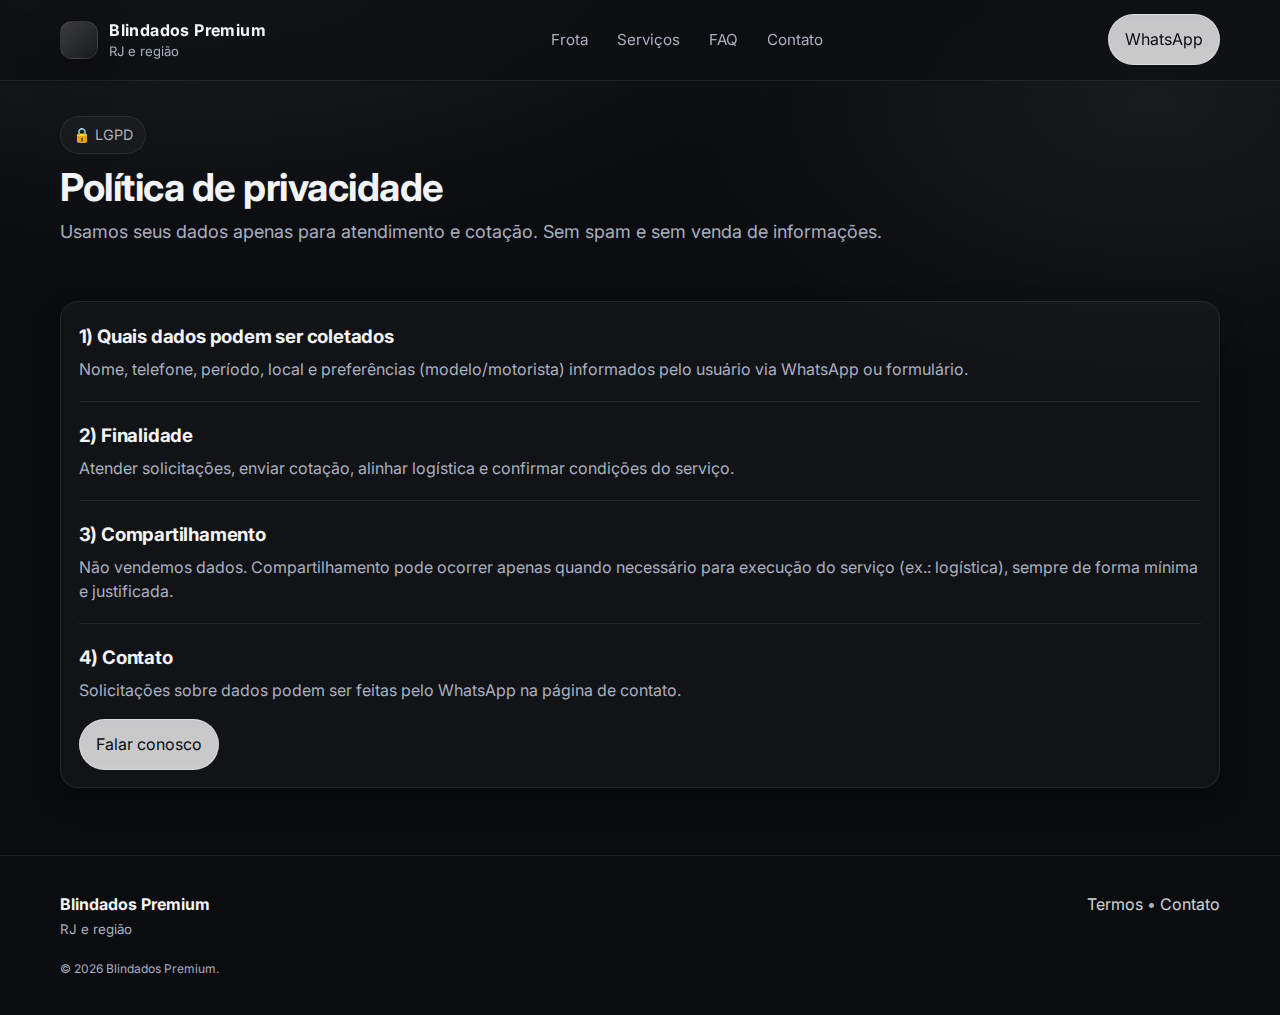
<file: privacidade.html>
<!doctype html>
<html lang="pt-br">
<head>
  <meta charset="utf-8" />
  <meta name="viewport" content="width=device-width, initial-scale=1" />
  <title>Privacidade • Blindados Premium</title>
  <link rel="preconnect" href="https://fonts.googleapis.com">
  <link rel="preconnect" href="https://fonts.gstatic.com" crossorigin>
  <link href="https://fonts.googleapis.com/css2?family=Inter:wght@400;500;600;700&display=swap" rel="stylesheet">
  <link rel="stylesheet" href="./css/styles.css" />
</head>
<body>
<header class="header">
  <div class="container">
    <nav class="nav">
      <a class="brand" href="./index.html"><div class="brand-mark"></div><div><strong>Blindados Premium</strong><span>RJ e região</span></div></a>
      <div class="menu" data-menu>
        <a href="./frota.html">Frota</a><a href="./servicos.html">Serviços</a><a href="./faq.html">FAQ</a><a href="./contato.html">Contato</a>
      </div>
      <div class="nav-cta">
        <button class="hamburger" data-hamburger aria-label="Abrir menu" aria-expanded="false">☰</button>
        <a class="btn btn-primary" data-wa data-wa-message="Olá! Tenho uma dúvida sobre privacidade/LGPD.">WhatsApp</a>
      </div>
    </nav>
  </div>
</header>

<main>
  <section class="page-hero">
    <div class="container">
      <div class="kicker">🔒 LGPD</div>
      <h1 class="h1">Política de privacidade</h1>
      <p class="lead">Usamos seus dados apenas para atendimento e cotação. Sem spam e sem venda de informações.</p>
    </div>
  </section>

  <section class="section">
    <div class="container">
      <div class="card">
        <h3>1) Quais dados podem ser coletados</h3>
        <p>Nome, telefone, período, local e preferências (modelo/motorista) informados pelo usuário via WhatsApp ou formulário.</p>
        <div class="divider"></div>

        <h3>2) Finalidade</h3>
        <p>Atender solicitações, enviar cotação, alinhar logística e confirmar condições do serviço.</p>
        <div class="divider"></div>

        <h3>3) Compartilhamento</h3>
        <p>Não vendemos dados. Compartilhamento pode ocorrer apenas quando necessário para execução do serviço (ex.: logística), sempre de forma mínima e justificada.</p>
        <div class="divider"></div>

        <h3>4) Contato</h3>
        <p>Solicitações sobre dados podem ser feitas pelo WhatsApp na página de contato.</p>

        <div style="margin-top:1rem;">
          <a class="btn btn-primary" href="./contato.html">Falar conosco</a>
        </div>
      </div>
    </div>
  </section>
</main>

<footer class="footer">
  <div class="container">
    <div class="footer-grid">
      <div><b style="color:var(--text);">Blindados Premium</b><br><small>RJ e região</small></div>
      <div style="text-align:right;"><a href="./termos.html">Termos</a> • <a href="./contato.html">Contato</a></div>
    </div>
    <div style="margin-top:1rem; font-size:.9rem;"><small>© <span id="year"></span> Blindados Premium.</small></div>
  </div>
</footer>

<script src="./js/app.js"></script>
<script>document.getElementById("year").textContent = new Date().getFullYear();</script>
</body>
</html>
</file>
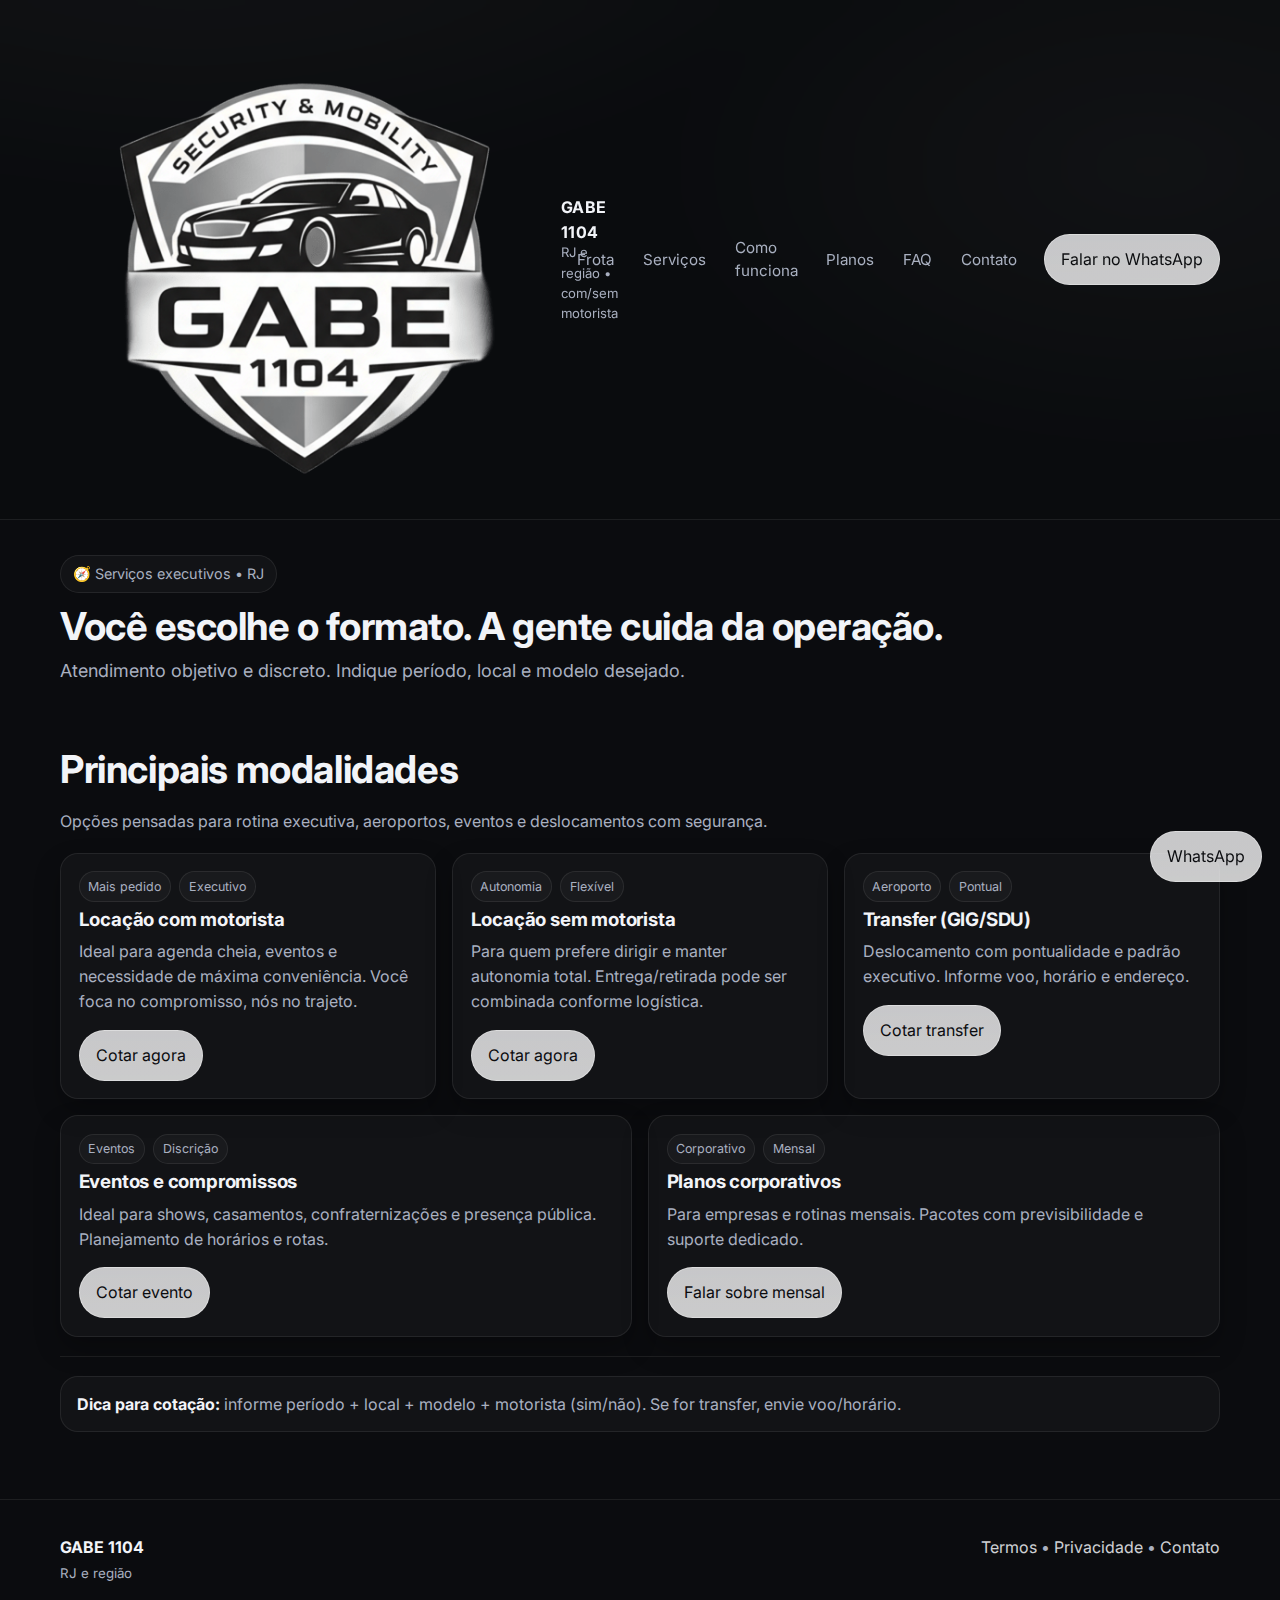
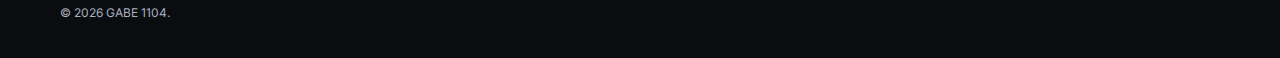
<file: servicos.html>
<!doctype html>
<html lang="pt-br">
<head>
  <meta charset="utf-8" />
  <meta name="viewport" content="width=device-width, initial-scale=1" />
  <title>Serviços • GABE 1104 (RJ)</title>
  <meta name="description" content="Serviços de locação de carros blindados no RJ e região: com motorista, sem motorista, transfer, eventos e corporativo." />
  <link rel="preconnect" href="https://fonts.googleapis.com">
  <link rel="preconnect" href="https://fonts.gstatic.com" crossorigin>
  <link href="https://fonts.googleapis.com/css2?family=Inter:wght@400;500;600;700&display=swap" rel="stylesheet">
  <link rel="stylesheet" href="./css/styles.css" />
</head>
<body>

<header class="header">
  <div class="container">
    <nav class="nav" aria-label="Navegação principal">
      <a class="brand" href="./index.html">
        <img class="brand-logo" src="./assets/img/logoGabe.png" alt="GABE 1104">
        <div>
          <strong>GABE 1104</strong>
          <span>RJ e região • com/sem motorista</span>
        </div>
      </a>

      <div class="menu" data-menu>
        <a href="./frota.html">Frota</a>
        <a href="./servicos.html">Serviços</a>
        <a href="./como-funciona.html">Como funciona</a>
        <a href="./planos.html">Planos</a>
        <a href="./faq.html">FAQ</a>
        <a href="./contato.html">Contato</a>
      </div>

      <div class="nav-cta">
        <button class="hamburger" data-hamburger aria-label="Abrir menu" aria-expanded="false">☰</button>
        <a class="btn btn-primary" data-wa
           data-wa-message="Olá! Quero cotar um carro blindado">
          Falar no WhatsApp
        </a>
      </div>
    </nav>
  </div>
</header>

<main>
  <section class="page-hero">
    <div class="container">
      <div class="kicker">🧭 Serviços executivos • RJ</div>
      <h1 class="h1">Você escolhe o formato. A gente cuida da operação.</h1>
      <p class="lead">
        Atendimento objetivo e discreto. Indique período, local e modelo desejado.
      </p>
    </div>
  </section>

  <section class="section">
    <div class="container">
      <h2>Principais modalidades</h2>
      <p class="sub">Opções pensadas para rotina executiva, aeroportos, eventos e deslocamentos com segurança.</p>

      <div class="grid-3">
        <div class="card">
          <div class="badges"><span class="badge">Mais pedido</span><span class="badge">Executivo</span></div>
          <h3>Locação com motorista</h3>
          <p>Ideal para agenda cheia, eventos e necessidade de máxima conveniência. Você foca no compromisso, nós no trajeto.</p>
          <div style="margin-top:1rem;">
            <a class="btn btn-primary" href="#" data-wa-quote data-service="Locação com motorista" data-model="Modelo a escolher" data-driver="Com motorista">Cotar agora</a>
          </div>
        </div>

        <div class="card">
          <div class="badges"><span class="badge">Autonomia</span><span class="badge">Flexível</span></div>
          <h3>Locação sem motorista</h3>
          <p>Para quem prefere dirigir e manter autonomia total. Entrega/retirada pode ser combinada conforme logística.</p>
          <div style="margin-top:1rem;">
            <a class="btn btn-primary" href="#" data-wa-quote data-service="Locação sem motorista" data-model="Modelo a escolher" data-driver="Sem motorista">Cotar agora</a>
          </div>
        </div>

        <div class="card">
          <div class="badges"><span class="badge">Aeroporto</span><span class="badge">Pontual</span></div>
          <h3>Transfer (GIG/SDU)</h3>
          <p>Deslocamento com pontualidade e padrão executivo. Informe voo, horário e endereço.</p>
          <div style="margin-top:1rem;">
            <a class="btn btn-primary" href="#" data-wa-quote data-service="Transfer Aeroporto (GIG/SDU)" data-model="Modelo a escolher" data-driver="Com motorista">Cotar transfer</a>
          </div>
        </div>
      </div>

      <div class="grid-2" style="margin-top:1rem;">
        <div class="card">
          <div class="badges"><span class="badge">Eventos</span><span class="badge">Discrição</span></div>
          <h3>Eventos e compromissos</h3>
          <p>Ideal para shows, casamentos, confraternizações e presença pública. Planejamento de horários e rotas.</p>
          <div style="margin-top:1rem;">
            <a class="btn btn-primary" href="#" data-wa-quote data-service="Evento / Compromisso" data-model="Modelo a escolher" data-driver="Com motorista">Cotar evento</a>
          </div>
        </div>

        <div class="card">
          <div class="badges"><span class="badge">Corporativo</span><span class="badge">Mensal</span></div>
          <h3>Planos corporativos</h3>
          <p>Para empresas e rotinas mensais. Pacotes com previsibilidade e suporte dedicado.</p>
          <div style="margin-top:1rem;">
            <a class="btn btn-primary" href="#" data-wa-quote data-service="Plano Corporativo (mensal)" data-model="Modelo a escolher" data-driver="Com ou sem motorista">Falar sobre mensal</a>
          </div>
        </div>
      </div>

      <div class="divider"></div>

      <div class="note">
        <b style="color:var(--text);">Dica para cotação:</b>
        <span> informe período + local + modelo + motorista (sim/não). Se for transfer, envie voo/horário.</span>
      </div>
    </div>
  </section>
</main>

<footer class="footer">
  <div class="container">
    <div class="footer-grid">
      <div><b style="color:var(--text);">GABE 1104</b><br><small>RJ e região</small></div>
      <div style="text-align:right;"><a href="./termos.html">Termos</a> • <a href="./privacidade.html">Privacidade</a> • <a href="./contato.html">Contato</a></div>
    </div>
    <div style="margin-top:1rem; font-size:.9rem;"><small>© <span id="year"></span> GABE 1104.</small></div>
  </div>
</footer>

<div class="wa-float">
  <a class="btn btn-primary" data-wa data-wa-message="Olá! Quero cotar um serviço de blindado no RJ. Serviço: __. Período: __. Local: __. Modelo: __. Motorista: __.">WhatsApp</a>
</div>

<script src="./js/app.js"></script>
<script>document.getElementById("year").textContent = new Date().getFullYear();</script>
</body>
</html>
</file>
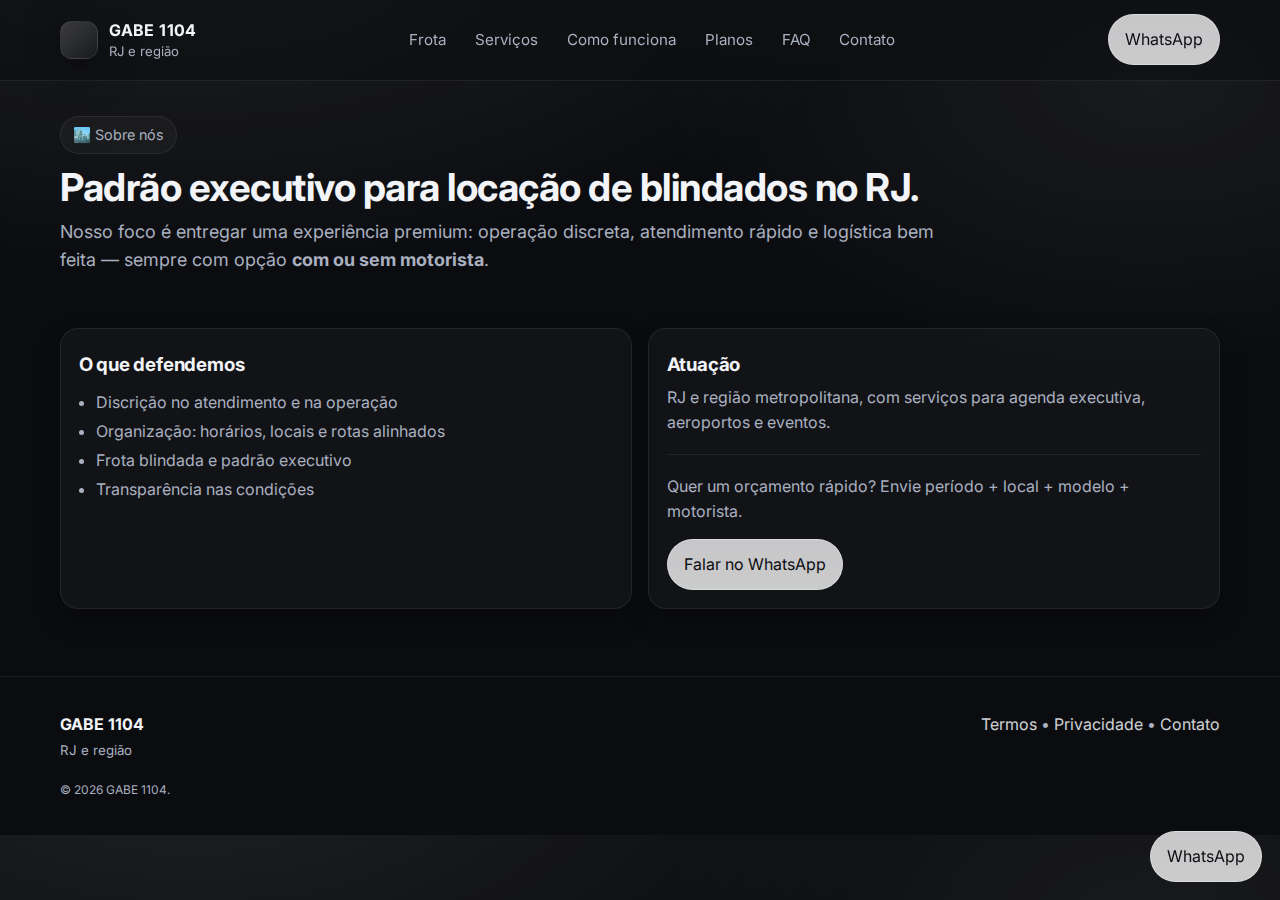
<file: sobre.html>
<!doctype html>
<html lang="pt-br">
<head>
  <meta charset="utf-8" />
  <meta name="viewport" content="width=device-width, initial-scale=1" />
  <title>Sobre • GABE 1104 (RJ)</title>
  <meta name="description" content="Serviço premium de locação de carros blindados no RJ e região, com ou sem motorista." />
  <link rel="preconnect" href="https://fonts.googleapis.com">
  <link rel="preconnect" href="https://fonts.gstatic.com" crossorigin>
  <link href="https://fonts.googleapis.com/css2?family=Inter:wght@400;500;600;700&display=swap" rel="stylesheet">
  <link rel="stylesheet" href="./css/styles.css" />
</head>
<body>

<header class="header">
  <div class="container">
    <nav class="nav">
      <a class="brand" href="./index.html"><div class="brand-mark"></div><div><strong>GABE 1104</strong><span>RJ e região</span></div></a>
      <div class="menu" data-menu>
        <a href="./frota.html">Frota</a><a href="./servicos.html">Serviços</a><a href="./como-funciona.html">Como funciona</a>
        <a href="./planos.html">Planos</a><a href="./faq.html">FAQ</a><a href="./contato.html">Contato</a>
      </div>
      <div class="nav-cta">
        <button class="hamburger" data-hamburger aria-label="Abrir menu" aria-expanded="false">☰</button>
        <a class="btn btn-primary" data-wa data-wa-message="Olá! Quero falar com vocês.">WhatsApp</a>
      </div>
    </nav>
  </div>
</header>

<main>
  <section class="page-hero">
    <div class="container">
      <div class="kicker">🏙️ Sobre nós</div>
      <h1 class="h1">Padrão executivo para locação de blindados no RJ.</h1>
      <p class="lead">
        Nosso foco é entregar uma experiência premium: operação discreta, atendimento rápido e logística bem feita —
        sempre com opção <b>com ou sem motorista</b>.
      </p>
    </div>
  </section>

  <section class="section">
    <div class="container">
      <div class="grid-2">
        <div class="card">
          <h3>O que defendemos</h3>
          <ul class="spec-list">
            <li>Discrição no atendimento e na operação</li>
            <li>Organização: horários, locais e rotas alinhados</li>
            <li>Frota blindada e padrão executivo</li>
            <li>Transparência nas condições</li>
          </ul>
        </div>

        <div class="card">
          <h3>Atuação</h3>
          <p>RJ e região metropolitana, com serviços para agenda executiva, aeroportos e eventos.</p>
          <div class="divider"></div>
          <p class="sub" style="margin:0;">Quer um orçamento rápido? Envie período + local + modelo + motorista.</p>
          <div style="margin-top:1rem;">
            <a class="btn btn-primary" data-wa data-wa-message="Olá! Quero um orçamento rápido. Período: __. Local: __. Modelo: __. Motorista: __.">Falar no WhatsApp</a>
          </div>
        </div>
      </div>
    </div>
  </section>
</main>

<footer class="footer">
  <div class="container">
    <div class="footer-grid">
      <div><b style="color:var(--text);">GABE 1104</b><br><small>RJ e região</small></div>
      <div style="text-align:right;"><a href="./termos.html">Termos</a> • <a href="./privacidade.html">Privacidade</a> • <a href="./contato.html">Contato</a></div>
    </div>
    <div style="margin-top:1rem; font-size:.9rem;"><small>© <span id="year"></span> GABE 1104.</small></div>
  </div>
</footer>

<div class="wa-float">
  <a class="btn btn-primary" data-wa data-wa-message="Olá! Quero atendimento rápido para locação de blindado no RJ.">WhatsApp</a>
</div>

<script src="./js/app.js"></script>
<script>document.getElementById("year").textContent = new Date().getFullYear();</script>
</body>
</html>
</file>
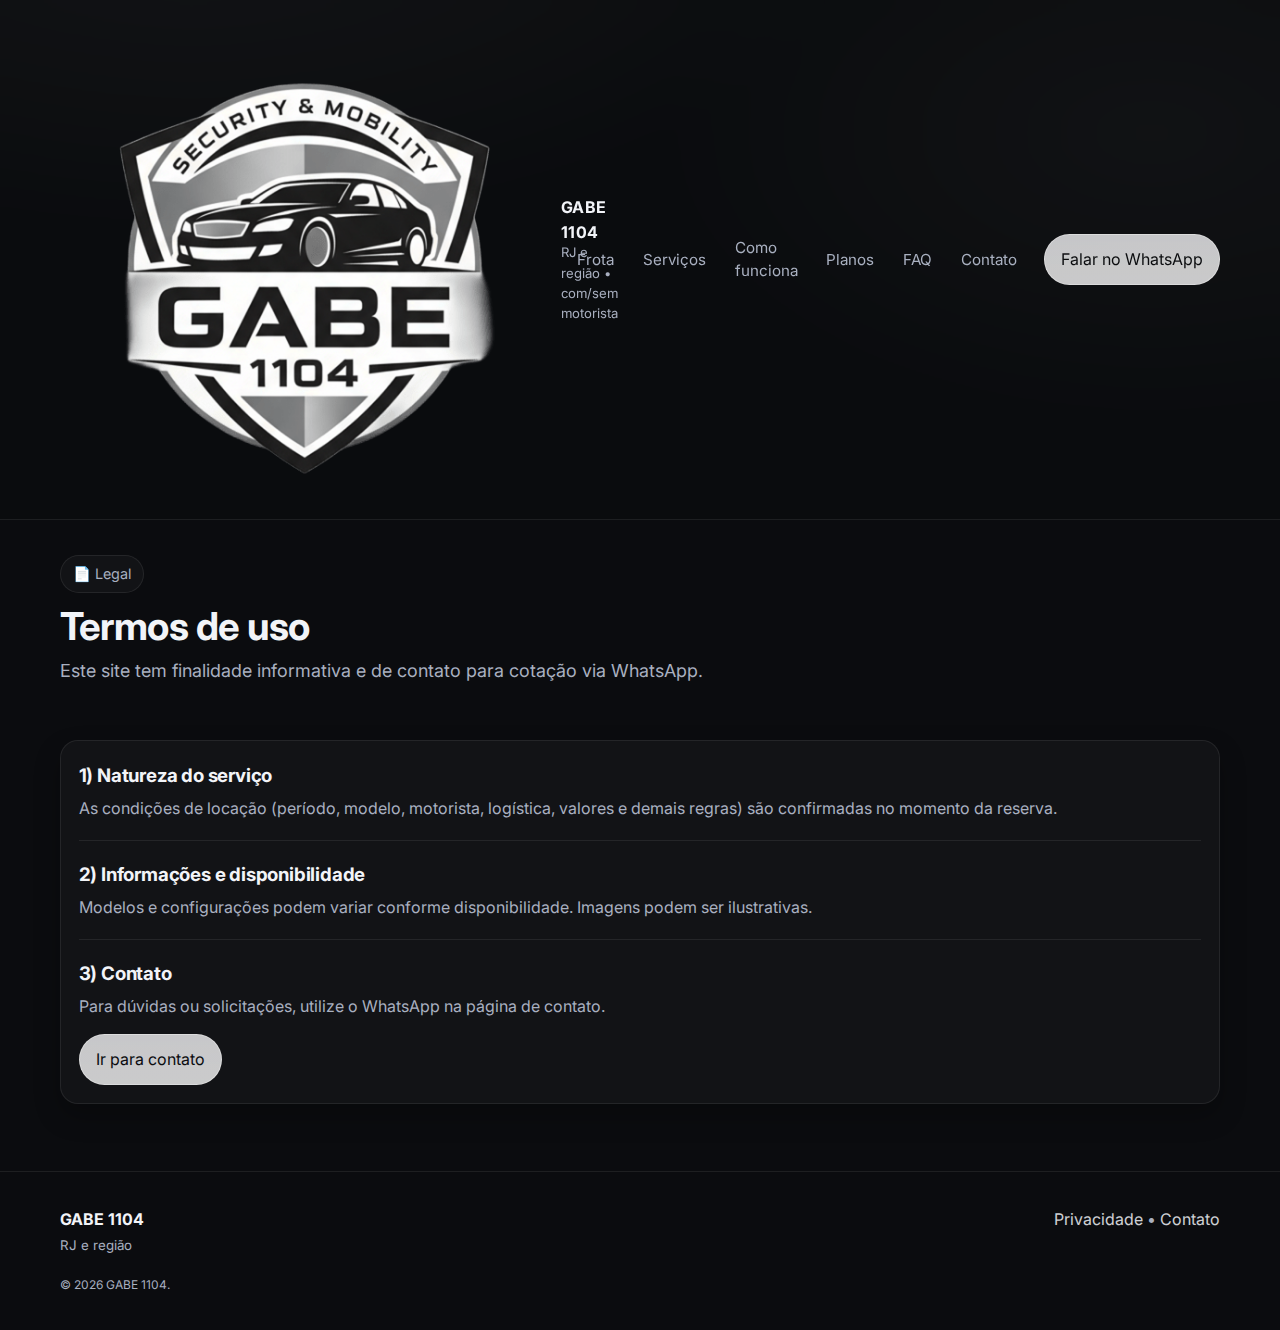
<file: termos.html>
<!doctype html>
<html lang="pt-br">
<head>
  <meta charset="utf-8" />
  <meta name="viewport" content="width=device-width, initial-scale=1" />
  <title>Termos • GABE 1104</title>
  <link rel="preconnect" href="https://fonts.googleapis.com">
  <link rel="preconnect" href="https://fonts.gstatic.com" crossorigin>
  <link href="https://fonts.googleapis.com/css2?family=Inter:wght@400;500;600;700&display=swap" rel="stylesheet">
  <link rel="stylesheet" href="./css/styles.css" />
</head>
<body>
<header class="header">
  <div class="container">
    <nav class="nav" aria-label="Navegação principal">
      <a class="brand" href="./index.html">
        <img class="brand-logo" src="./assets/img/logoGabe.png" alt="GABE 1104">
        <div>
          <strong>GABE 1104</strong>
          <span>RJ e região • com/sem motorista</span>
        </div>
      </a>

      <div class="menu" data-menu>
        <a href="./frota.html">Frota</a>
        <a href="./servicos.html">Serviços</a>
        <a href="./como-funciona.html">Como funciona</a>
        <a href="./planos.html">Planos</a>
        <a href="./faq.html">FAQ</a>
        <a href="./contato.html">Contato</a>
      </div>

      <div class="nav-cta">
        <button class="hamburger" data-hamburger aria-label="Abrir menu" aria-expanded="false">☰</button>
        <a class="btn btn-primary" data-wa
           data-wa-message="Olá! Quero cotar um carro blindado">
          Falar no WhatsApp
        </a>
      </div>
    </nav>
  </div>
</header>

<main>
  <section class="page-hero">
    <div class="container">
      <div class="kicker">📄 Legal</div>
      <h1 class="h1">Termos de uso</h1>
      <p class="lead">Este site tem finalidade informativa e de contato para cotação via WhatsApp.</p>
    </div>
  </section>

  <section class="section">
    <div class="container">
      <div class="card">
        <h3>1) Natureza do serviço</h3>
        <p>As condições de locação (período, modelo, motorista, logística, valores e demais regras) são confirmadas no momento da reserva.</p>
        <div class="divider"></div>

        <h3>2) Informações e disponibilidade</h3>
        <p>Modelos e configurações podem variar conforme disponibilidade. Imagens podem ser ilustrativas.</p>
        <div class="divider"></div>

        <h3>3) Contato</h3>
        <p>Para dúvidas ou solicitações, utilize o WhatsApp na página de contato.</p>

        <div style="margin-top:1rem;">
          <a class="btn btn-primary" href="./contato.html">Ir para contato</a>
        </div>
      </div>
    </div>
  </section>
</main>

<footer class="footer">
  <div class="container">
    <div class="footer-grid">
      <div><b style="color:var(--text);">GABE 1104</b><br><small>RJ e região</small></div>
      <div style="text-align:right;"><a href="./privacidade.html">Privacidade</a> • <a href="./contato.html">Contato</a></div>
    </div>
    <div style="margin-top:1rem; font-size:.9rem;"><small>© <span id="year"></span> GABE 1104.</small></div>
  </div>
</footer>

<script src="./js/app.js"></script>
<script>document.getElementById("year").textContent = new Date().getFullYear();</script>
</body>
</html>
</file>
<file: css/styles.css>
:root{
  --bg:#0B0C0F;
  --surface:#11131A;
  --surface-2:#161A24;
  --text:#F2F4F8;
  --muted:#A9B0C0;
  --border:rgba(255,255,255,.08);
  --shadow: 0 12px 40px rgba(0,0,0,.45);
  --accent:#D7D7D9; /* platinum */
  --accent-2:#FFFFFF;

  --radius:18px;
  --radius-sm:14px;
  --container: 1160px;

  --step--1: clamp(.92rem, .86rem + .25vw, 1rem);
  --step-0: clamp(1rem, .95rem + .35vw, 1.125rem);
  --step-1: clamp(1.25rem, 1.1rem + .8vw, 1.6rem);
  --step-2: clamp(1.6rem, 1.35rem + 1.4vw, 2.4rem);
  --step-3: clamp(2.1rem, 1.7rem + 2.2vw, 3.2rem);
}

*{ box-sizing:border-box; }
html{ scroll-behavior:smooth; }
body{
  margin:0;
  font-family: Inter, system-ui, -apple-system, Segoe UI, Roboto, Arial, sans-serif;
  background:
    radial-gradient(1200px 600px at 15% -10%, rgba(215,215,217,.10), transparent 60%),
    radial-gradient(900px 520px at 90% 10%, rgba(255,255,255,.06), transparent 55%),
    var(--bg);
  color:var(--text);
  line-height:1.55;
}

a{ color:inherit; text-decoration:none; }
img{ max-width:100%; display:block; }
button, input, select, textarea{ font:inherit; }
small{ color:var(--muted); }

.container{
  width:min(var(--container), calc(100% - 2.2rem));
  margin-inline:auto;
}

.divider{
  height:1px;
  background: var(--border);
  margin: 1.2rem 0;
}

/* Header */
.header{
  position:sticky; top:0; z-index:50;
  backdrop-filter: blur(14px);
  background: rgba(11,12,15,.55);
  border-bottom:1px solid var(--border);
}
.nav{
  display:flex; align-items:center; justify-content:space-between;
  padding: .9rem 0;
  gap:1rem;
  position:relative;
}
.brand{
  display:flex; align-items:center; gap:.7rem;
}
.brand-mark{
  width:38px; height:38px;
  border-radius: 12px;
  background: linear-gradient(135deg, rgba(255,255,255,.18), rgba(255,255,255,.04));
  border:1px solid var(--border);
  box-shadow: var(--shadow);
}
.brand strong{
  letter-spacing:.4px;
  font-weight:700;
}
.brand span{
  display:block;
  font-size:.82rem;
  color:var(--muted);
  margin-top:-2px;
}
.menu{
  display:flex; align-items:center; gap:.4rem;
}
.menu a{
  font-size: .95rem;
  color: var(--muted);
  padding:.55rem .7rem;
  border-radius: 999px;
}
.menu a:hover{
  color: var(--text);
  background: rgba(255,255,255,.05);
}
.nav-cta{
  display:flex; align-items:center; gap:.7rem;
}
.btn{
  display:inline-flex; align-items:center; justify-content:center;
  gap:.55rem;
  padding:.75rem 1rem;
  border-radius:999px;
  border:1px solid var(--border);
  background: rgba(255,255,255,.04);
  color:var(--text);
  cursor:pointer;
  transition: transform .15s ease, background .15s ease, border-color .15s ease, opacity .15s ease;
  white-space:nowrap;
}
.btn:hover{
  transform: translateY(-1px);
  background: rgba(255,255,255,.07);
  border-color: rgba(255,255,255,.14);
}
.btn:active{ transform: translateY(0); opacity:.92; }

.btn-primary{
  background: linear-gradient(180deg, rgba(215,215,217,.92), rgba(255,255,255,.78));
  color:#0B0C0F;
  border-color: rgba(255,255,255,.35);
}
.btn-primary:hover{
  background: linear-gradient(180deg, rgba(255,255,255,.94), rgba(215,215,217,.82));
}

.hamburger{
  display:none;
  width:44px; height:44px;
  border-radius: 999px;
  border:1px solid var(--border);
  background: rgba(255,255,255,.04);
  color:var(--text);
}

/* Page hero */
.page-hero{
  padding: 2.2rem 0 1.2rem;
}
.kicker{
  display:inline-flex;
  align-items:center;
  gap:.5rem;
  font-size: .9rem;
  color: var(--muted);
  border:1px solid var(--border);
  background: rgba(255,255,255,.03);
  padding:.45rem .75rem;
  border-radius: 999px;
}
.h1{
  font-size: var(--step-2);
  line-height:1.08;
  margin: .8rem 0 .6rem;
  letter-spacing: -.5px;
}
.lead{
  font-size: var(--step-0);
  color: var(--muted);
  margin:0;
  max-width: 80ch;
}

/* Hero (home) */
.hero{
  padding: 3.6rem 0 2.2rem;
}
.hero-grid{
  display:grid;
  grid-template-columns: 1.1fr .9fr;
  gap: 2rem;
  align-items: stretch;
}
.h1-home{
  font-size: var(--step-3);
  line-height:1.05;
  margin: .9rem 0 .8rem;
  letter-spacing: -.6px;
}
.hero-actions{
  display:flex;
  gap:.8rem;
  flex-wrap:wrap;
}

.panel{
  border:1px solid var(--border);
  border-radius: var(--radius);
  background: linear-gradient(180deg, rgba(255,255,255,.05), rgba(255,255,255,.02));
  box-shadow: var(--shadow);
  overflow:hidden;
  position:relative;
}

.hero-media{
  min-height: 360px;
  background:
    linear-gradient(120deg, rgba(0,0,0,.25), rgba(0,0,0,.75)),
    url("./../assets/img/hero.jpg") center/cover no-repeat;
    overflow: hidden;
    border-radius: 8px 8px 0 0;

    /* escolha UM dos dois abaixo: */

    /* Opção A: trava uma altura bonita e responsiva */
    height: clamp(220px, 30vw, 360px);

    /* Opção B: se você preferir proporção fixa (padrão “hero”) */
    /* aspect-ratio: 16 / 9; */
}

.hero-media img{
  width: 100%;
  height: 100%;
  object-fit: cover;   /* <-- isso elimina a faixa preta */
  display: block;
}

.panel-inner{
  padding: 1.1rem 1.1rem 1.2rem;
}
.trust-row{
  display:grid;
  grid-template-columns: repeat(3, 1fr);
  gap: .8rem;
  margin-top: 1rem;
}
.trust{
  padding:.9rem;
  border-radius: var(--radius-sm);
  border:1px solid var(--border);
  background: rgba(0,0,0,.18);
}
.trust b{ display:block; font-size: .98rem; }
.trust small{ color:var(--muted); }

/* Sections */
.section{
  padding: 2.2rem 0;
}
.section h2{
  font-size: var(--step-2);
  margin: 0 0 .6rem;
  letter-spacing: -.4px;
}
.section p.sub{
  margin:0 0 1.2rem;
  color:var(--muted);
  max-width: 80ch;
}

.grid-3{
  display:grid;
  grid-template-columns: repeat(3, 1fr);
  gap: 1rem;
}
.grid-2{
  display:grid;
  grid-template-columns: repeat(2, 1fr);
  gap: 1rem;
}

.card{
  border:1px solid var(--border);
  background: rgba(255,255,255,.03);
  border-radius: var(--radius);
  padding: 1.1rem;
  box-shadow: 0 12px 26px rgba(0,0,0,.25);
}
.card h3{
  margin:.2rem 0 .35rem;
  letter-spacing:-.2px;
}
.card p{
  margin:0;
  color:var(--muted);
}

.badges{
  display:flex; gap:.5rem; flex-wrap:wrap;
}
.badge{
  font-size:.78rem;
  color:var(--muted);
  border:1px solid var(--border);
  padding:.28rem .55rem;
  border-radius: 999px;
  background: rgba(255,255,255,.03);
}

/* Fleet */
.toolbar{
  display:flex;
  gap:.6rem;
  flex-wrap:wrap;
  margin: 1rem 0 1.2rem;
  align-items:center;
}
.chip{
  padding:.55rem .8rem;
  border-radius:999px;
  border:1px solid var(--border);
  background: rgba(255,255,255,.03);
  color: var(--muted);
  cursor:pointer;
}
.chip:hover{ color:var(--text); background: rgba(255,255,255,.05); }
.chip.active{
  color:#0B0C0F;
  background: linear-gradient(180deg, rgba(215,215,217,.92), rgba(255,255,255,.78));
  border-color: rgba(255,255,255,.35);
}

.fleet{
  display:grid;
  grid-template-columns: repeat(2, 1fr);
  gap: 1rem;
}
.fleet-item{
  overflow:hidden;
  border-radius: var(--radius);
  border:1px solid var(--border);
  background: rgba(255,255,255,.03);
}
.fleet-img{
  height: 220px;
  background: linear-gradient(120deg, rgba(0,0,0,.2), rgba(0,0,0,.72)) center/cover no-repeat;
}
.fleet-body{
  padding: 1rem;
}
.fleet-body h3{ margin:.65rem 0 .35rem; }
.specs{
  margin:0 0 .9rem;
  color:var(--muted);
  font-size:.95rem;
}
.spec-list{
  margin:.7rem 0 1rem;
  padding-left: 1.1rem;
  color: var(--muted);
}
.spec-list li{ margin:.25rem 0; }
.fleet-actions{ display:flex; gap:.6rem; flex-wrap:wrap; }

.note{
  padding: .9rem 1rem;
  border-radius: var(--radius);
  border:1px solid var(--border);
  background: rgba(255,255,255,.03);
  color: var(--muted);
}

/* Table */
.table{
  width:100%;
  border-collapse: collapse;
  border:1px solid var(--border);
  border-radius: var(--radius);
  overflow:hidden;
  background: rgba(255,255,255,.02);
}
.table th, .table td{
  padding: .85rem .9rem;
  border-bottom:1px solid var(--border);
  text-align:left;
}
.table th{
  background: rgba(255,255,255,.03);
  color: var(--text);
  font-weight: 600;
}
.table td{ color: var(--muted); }
.table tr:last-child td{ border-bottom:0; }

/* Forms */
.form{
  border:1px solid var(--border);
  background: rgba(255,255,255,.03);
  border-radius: var(--radius);
  padding: 1.1rem;
}
.field{
  display:flex;
  flex-direction:column;
  gap:.35rem;
  margin-bottom: .85rem;
}
.field label{
  font-size:.92rem;
  color: var(--muted);
}
.field input, .field select, .field textarea{
  padding: .85rem .9rem;
  border-radius: 14px;
  border:1px solid var(--border);
  background: rgba(0,0,0,.25);
  color: var(--text);
  outline:none;
}
.field input:focus, .field select:focus, .field textarea:focus{
  border-color: rgba(255,255,255,.18);
  background: rgba(0,0,0,.35);
}
.field textarea{ min-height: 110px; resize: vertical; }

/* FAQ */
.faq{
  display:grid;
  grid-template-columns: 1fr 1fr;
  gap: 1rem;
}
.accordion{
  border:1px solid var(--border);
  border-radius: var(--radius);
  background: rgba(255,255,255,.03);
  overflow:hidden;
}
.acc-btn{
  width:100%;
  text-align:left;
  padding: 1rem 1rem;
  background: transparent;
  border:0;
  color: var(--text);
  cursor:pointer;
  display:flex;
  justify-content:space-between;
  gap:1rem;
  font-weight:600;
}
.acc-btn span{
  color: var(--muted);
}
.acc-panel{
  display:none;
  padding: 0 1rem 1rem;
  color: var(--muted);
}
.accordion[data-open="true"] .acc-panel{ display:block; }

/* Footer */
.footer{
  padding: 2.2rem 0;
  border-top:1px solid var(--border);
  color: var(--muted);
  margin-top: 2rem;
}
.footer-grid{
  display:grid;
  grid-template-columns: 1.2fr .8fr;
  gap: 1rem;
}
.footer a{ color: var(--text); opacity:.85; }
.footer a:hover{ opacity:1; }

/* WhatsApp floating */
.wa-float{
  position:fixed;
  right: 18px;
  bottom: 18px;
  z-index: 80;
}

/* Responsive */
@media (max-width: 980px){
  .hero-grid{ grid-template-columns: 1fr; }
  .hero-media{ min-height: 280px; }
  .grid-3{ grid-template-columns: 1fr; }
  .grid-2{ grid-template-columns: 1fr; }
  .fleet{ grid-template-columns: 1fr; }
  .faq{ grid-template-columns: 1fr; }
  .menu{ display:none; }
  .hamburger{ display:inline-flex; align-items:center; justify-content:center; }
  .menu.mobile-open{
    display:flex;
    flex-direction:column;
    position:absolute;
    top: 64px;
    left: 0;
    right: 0;
    padding: 1rem;
    background: rgba(11,12,15,.92);
    border-bottom:1px solid var(--border);
  }
}
</file>
